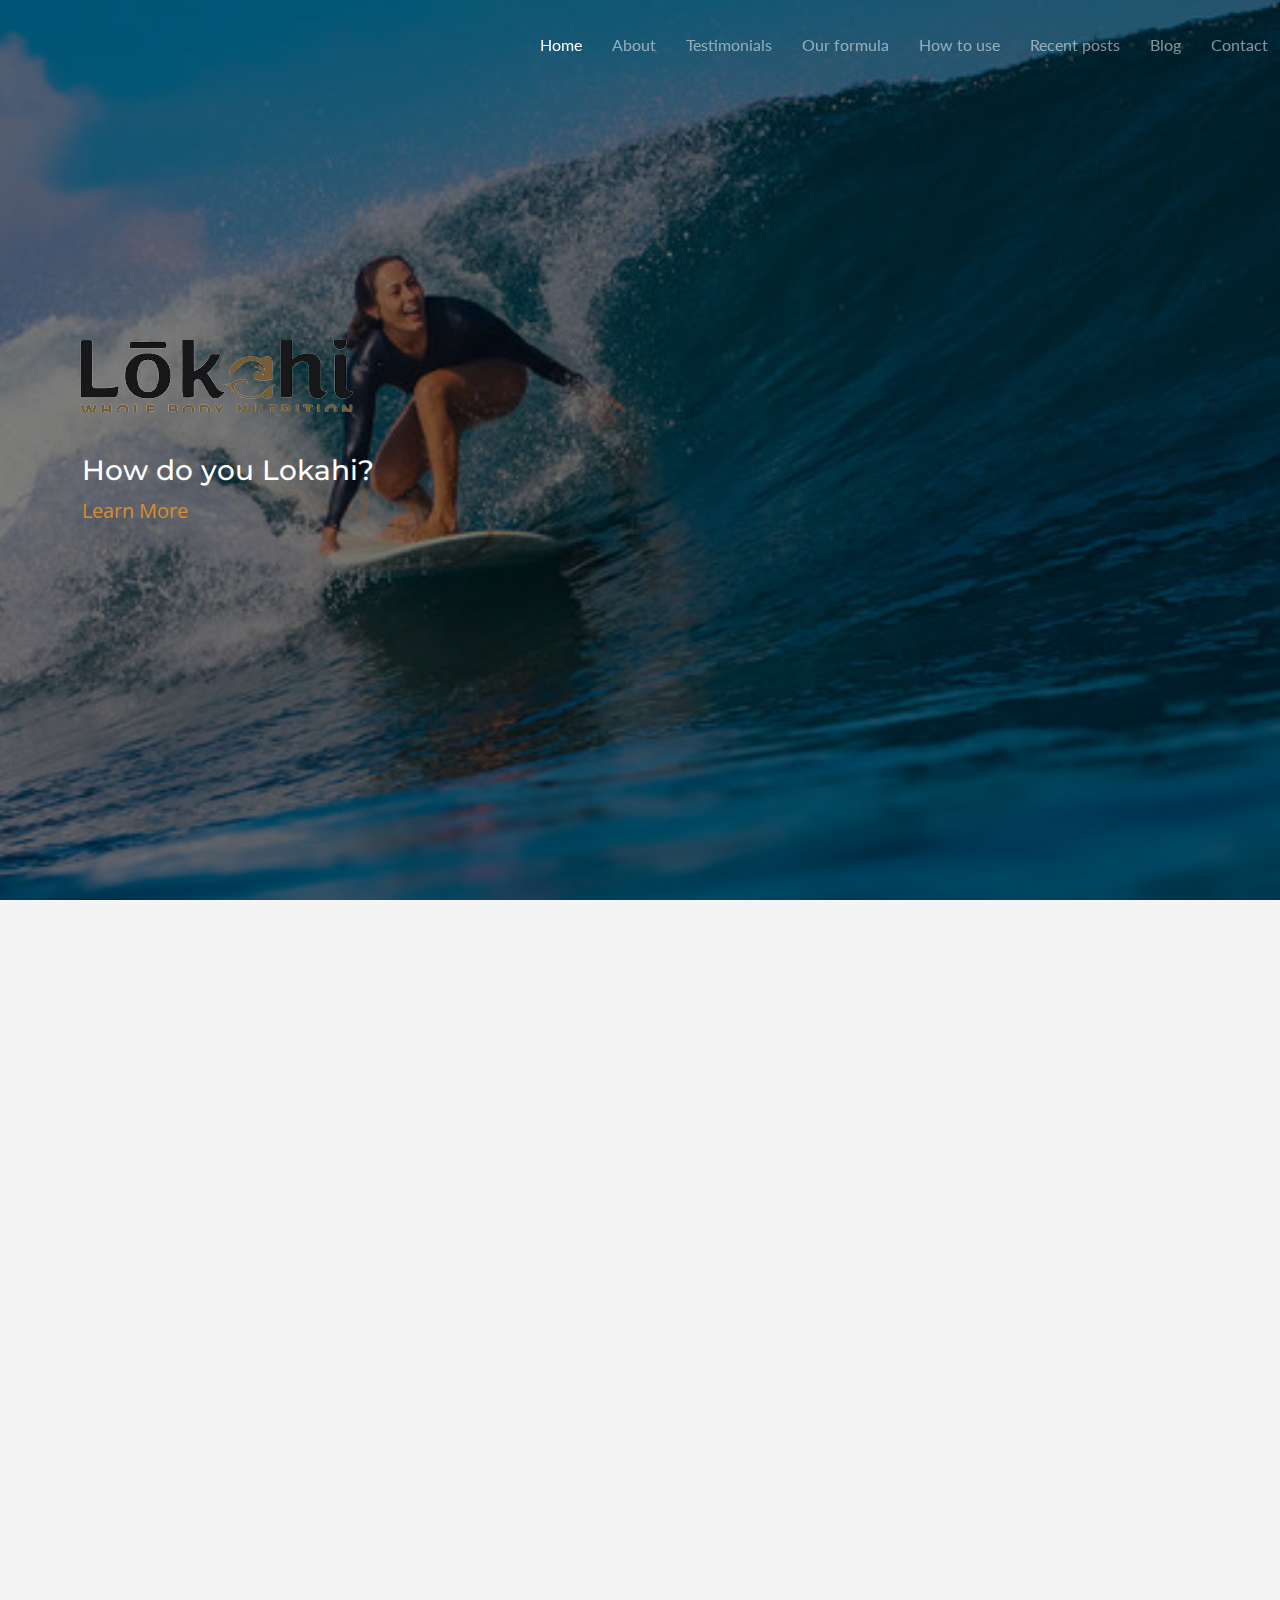
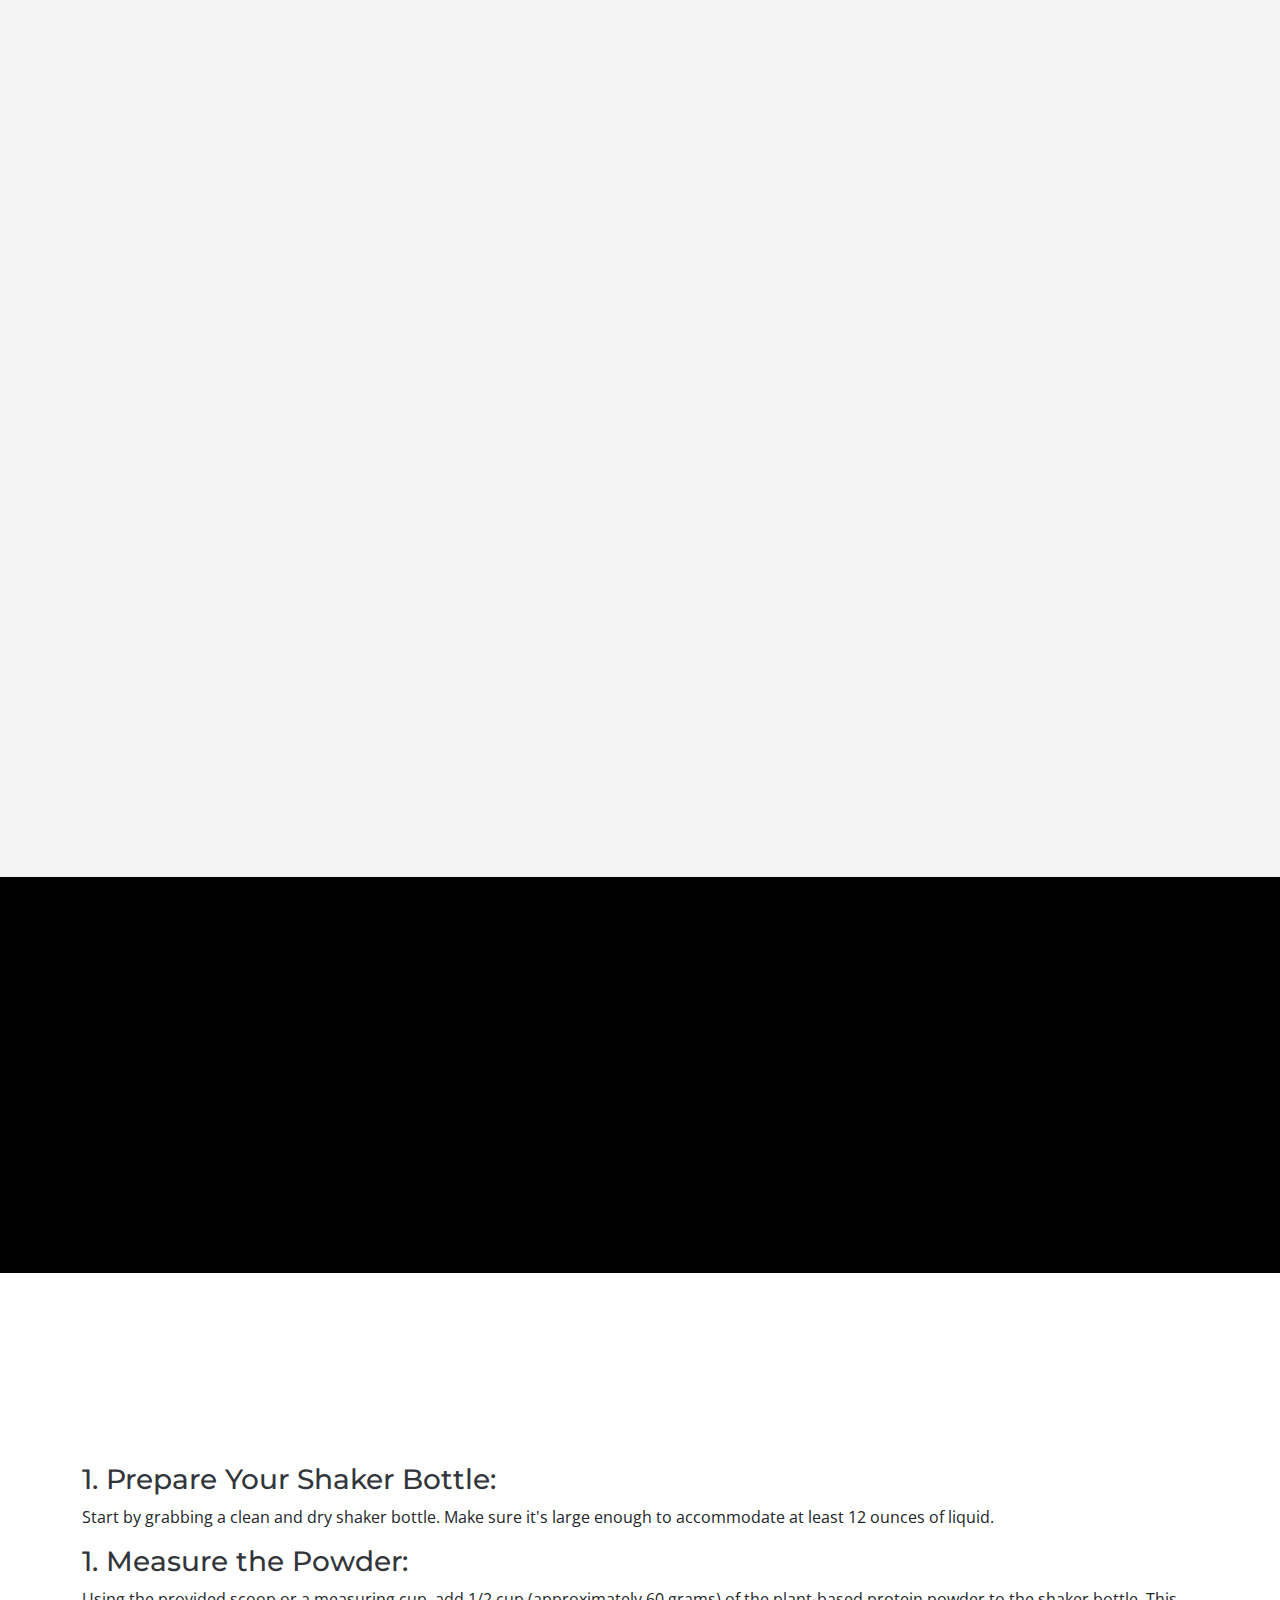
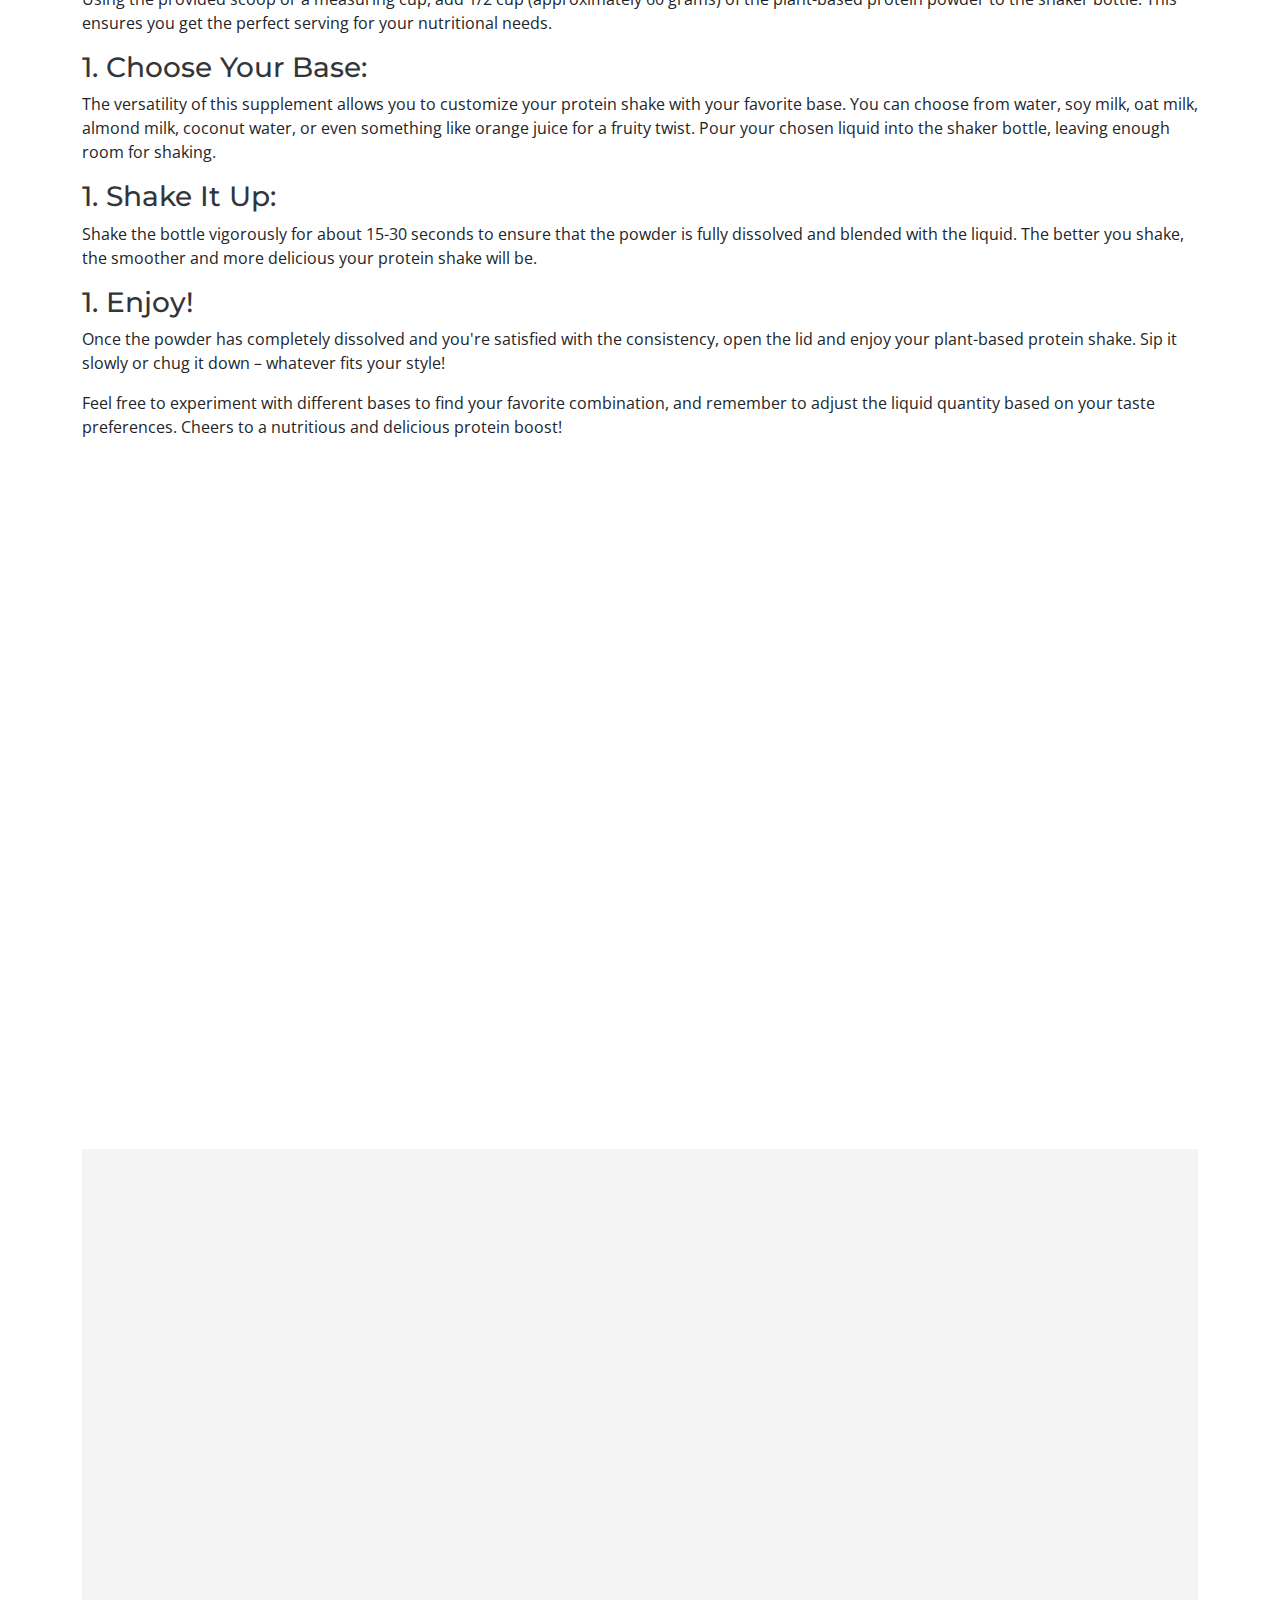
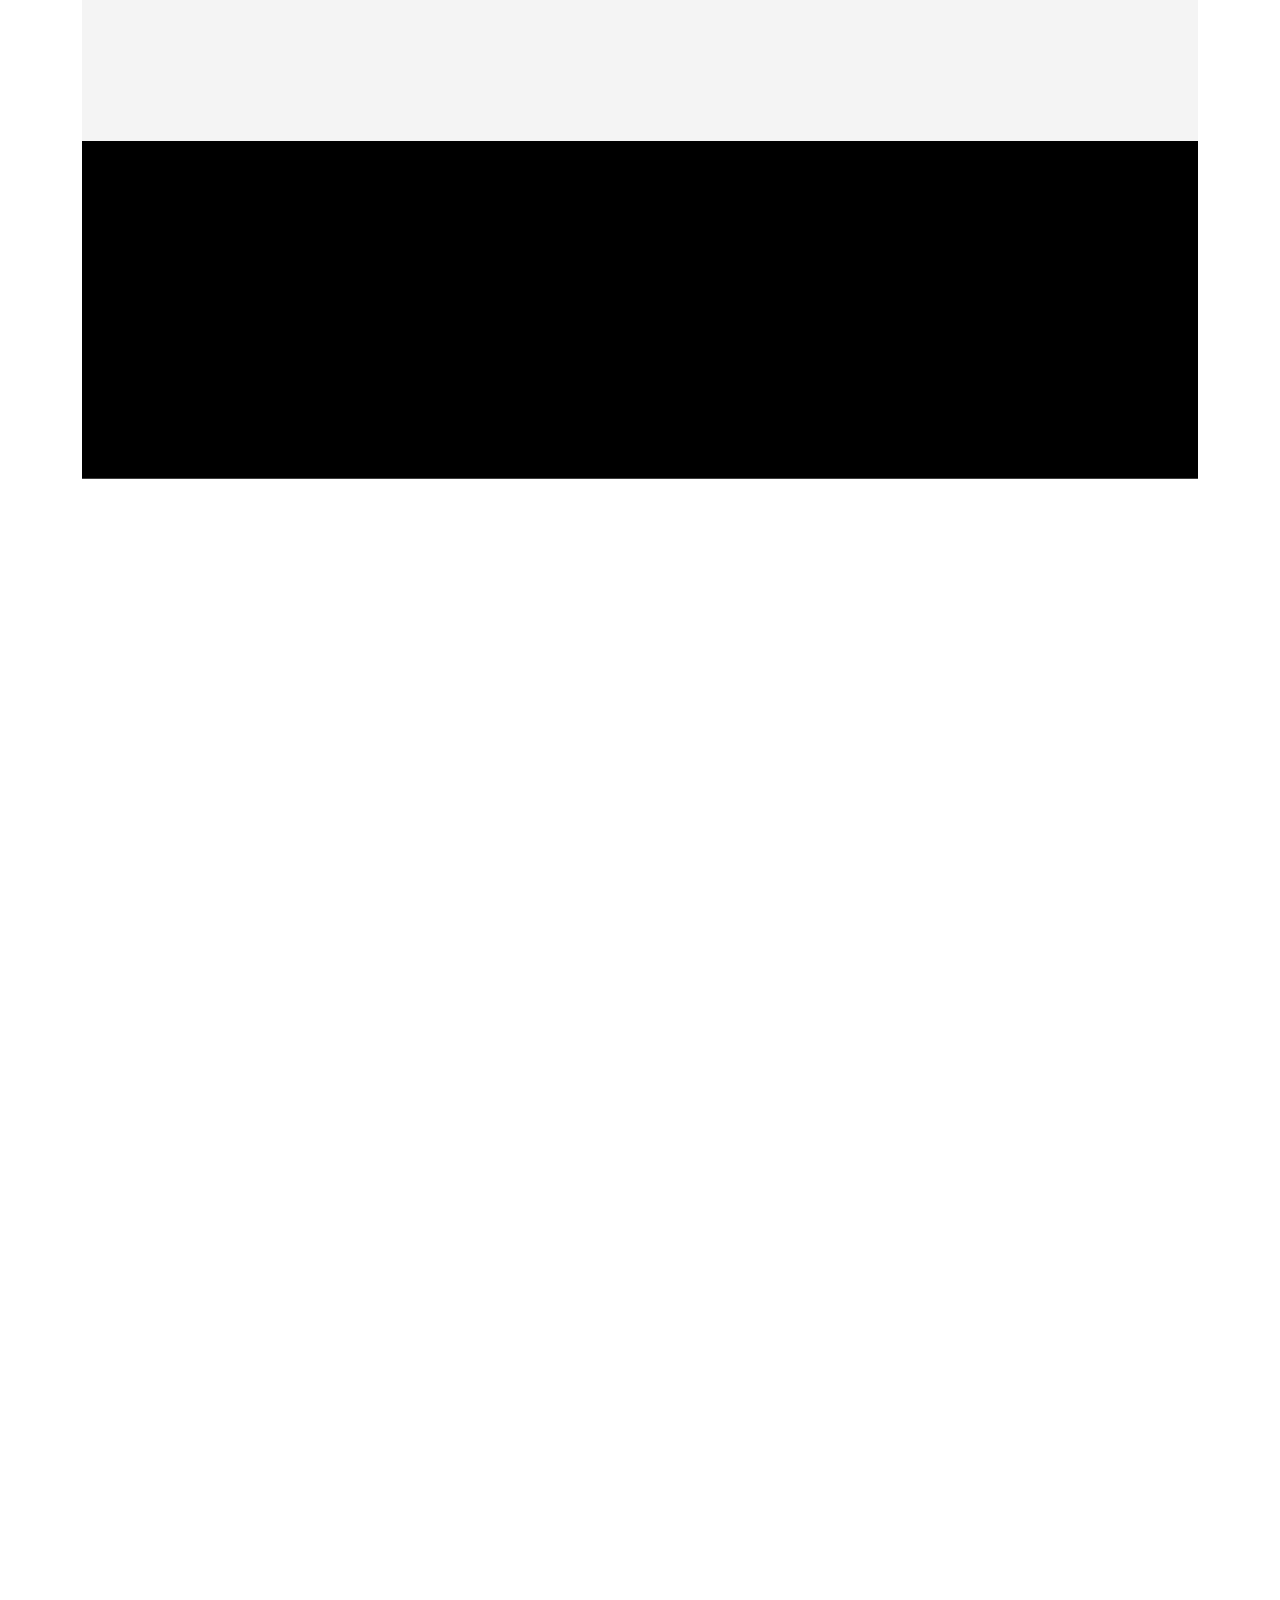
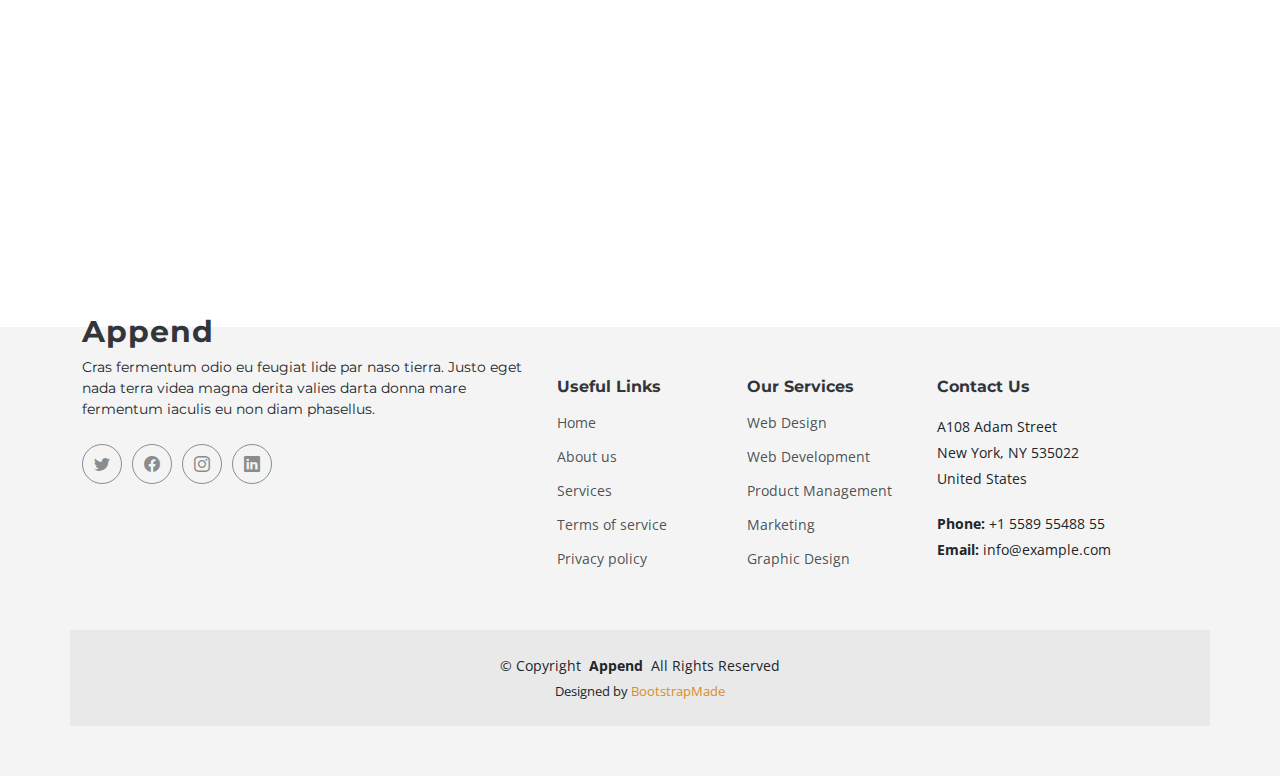
<file: index.html>
<!DOCTYPE html>
<html lang="en">

<head>
  <meta charset="utf-8">
  <meta content="width=device-width, initial-scale=1.0" name="viewport">

  <title>Home - Append Bootstrap Template</title>
  <meta content="" name="description">
  <meta content="" name="keywords">

  <!-- Favicons -->
  <link href="assets/img/favicon.png" rel="icon">
  <link href="assets/img/apple-touch-icon.png" rel="apple-touch-icon">

  <!-- Fonts -->
  <link href="https://fonts.googleapis.com" rel="preconnect">
  <link href="https://fonts.gstatic.com" rel="preconnect" crossorigin>
  <link href="https://fonts.googleapis.com/css2?family=Open+Sans:ital,wght@0,300;0,400;0,500;0,600;0,700;0,800;1,300;1,400;1,500;1,600;1,700;1,800&family=Montserrat:ital,wght@0,100;0,200;0,300;0,400;0,500;0,600;0,700;0,800;0,900;1,100;1,200;1,300;1,400;1,500;1,600;1,700;1,800;1,900&family=Lato:ital,wght@0,100;0,300;0,400;0,700;0,900;1,100;1,300;1,400;1,700;1,900&display=swap" rel="stylesheet">

  <!-- Vendor CSS Files -->
  <link href="assets/vendor/bootstrap/css/bootstrap.min.css" rel="stylesheet">
  <link href="assets/vendor/bootstrap-icons/bootstrap-icons.css" rel="stylesheet">
  <link href="assets/vendor/glightbox/css/glightbox.min.css" rel="stylesheet">
  <link href="assets/vendor/swiper/swiper-bundle.min.css" rel="stylesheet">
  <link href="assets/vendor/aos/aos.css" rel="stylesheet">

  <!-- Template Main CSS File -->
  <link href="assets/css/main.css" rel="stylesheet">

</head>

<body class="index-page" data-bs-spy="scroll" data-bs-target="#navmenu">

  <!-- ======= Header ======= -->
  <header id="header" class="header fixed-top d-flex align-items-center">
    <div class="container-fluid d-flex align-items-center justify-content-between">

      <a href="index.html" class="logo d-flex align-items-center me-auto me-xl-0">
        <!-- Uncomment the line below if you also wish to use an image logo -->
        <!-- <img src="assets/img/logo.png" alt=""> -->
        <!-- <h1>Append</h1> -->
        <!-- <span>.</span> -->
      </a>

      <!-- Nav Menu -->
      <nav id="navmenu" class="navmenu">
        <ul>
          <li><a href="index.html#hero" class="active">Home</a></li>
          <li><a href="index.html#about">About</a></li>
          <li><a href="index.html#testimonials">Testimonials</a></li>
          <li><a href="index.html#formula">Our formula</a></li>
          <li><a href="index.html#howtouse">How to use</a></li>
          <li><a href="index.html#recent-posts">Recent posts</a></li>
          <li><a href="blog.html">Blog</a></li>
          <!-- <li class="dropdown has-dropdown"><a href="#"><span>Dropdown</span> <i class="bi bi-chevron-down"></i></a>
            <ul class="dd-box-shadow">
              <li><a href="#">Dropdown 1</a></li>
              <li class="dropdown has-dropdown"><a href="#"><span>Deep Dropdown</span> <i class="bi bi-chevron-down"></i></a>
                <ul class="dd-box-shadow">
                  <li><a href="#">Deep Dropdown 1</a></li>
                  <li><a href="#">Deep Dropdown 2</a></li>
                  <li><a href="#">Deep Dropdown 3</a></li>
                  <li><a href="#">Deep Dropdown 4</a></li>
                  <li><a href="#">Deep Dropdown 5</a></li>
                </ul>
              </li>
              <li><a href="#">Dropdown 2</a></li>
              <li><a href="#">Dropdown 3</a></li>
              <li><a href="#">Dropdown 4</a></li>
            </ul>
          </li> -->
          <li><a href="index.html#contact">Contact</a></li>
        </ul>

        <i class="mobile-nav-toggle d-xl-none bi bi-list"></i>
      </nav><!-- End Nav Menu -->

      <!-- <a class="btn-getstarted" href="index.html#about">Get Started</a> -->

    </div>
  </header><!-- End Header -->

  <main id="main">

    <!-- Hero Section - Home Page -->
    <section id="hero" class="hero">

      <!-- THIS IS THE MAIN BACKGROUND IMAGE -->
      <img src="assets/img/Hero-girlsurfer.png" alt="" data-aos="fade-in">
      
      
      <div class="container">
        <div class="row">
          <div class="col-lg-10">
            <img src="assets/img/Lokahi Logo.svg" class="logo" alt="" > 
            <h3 style="color: white" data-aos="fade-up" data-aos-delay="100" > How do you Lokahi?</h3>
            <p data-aos="fade-up" data-aos-delay="200">   </p>
                 <p class="p4" data-aos="fade-up" data-aos-delay="1200"><a href="index.html#about">Learn More</a> </p>
          </div>
          <div class="col-lg-5">
            
        <!-- THIS IS THE FORM FOR THE MAIN AREA -->
            <!-- <form action="#" class="sign-up-form d-flex" data-aos="fade-up" data-aos-delay="1800">
              <input type="text" class="form-control" placeholder="Enter email address">
              <input type="submit" class="btn btn-primary" value="Join our Newsletter">
            </form> -->
          </div>
        </div>
      </div>

    </section><!-- End Hero Section -->

       <!-- Clients Section - Home Page -->
    <!-- <section id="clients" class="clients">

      <div class="container-fluid" data-aos="fade-up">

        <div class="row gy-4">

          <div class="col-xl-2 col-md-3 col-6 client-logo">
            <img src="assets/img/clients/client-1.png" class="img-fluid" alt="">
          </div>

          <div class="col-xl-2 col-md-3 col-6 client-logo">
            <img src="assets/img/clients/client-2.png" class="img-fluid" alt="">
          </div>

          <div class="col-xl-2 col-md-3 col-6 client-logo">
            <img src="assets/img/clients/client-3.png" class="img-fluid" alt="">
          </div>

          <div class="col-xl-2 col-md-3 col-6 client-logo">
            <img src="assets/img/clients/client-4.png" class="img-fluid" alt="">
          </div>

          <div class="col-xl-2 col-md-3 col-6 client-logo">
            <img src="assets/img/clients/client-5.png" class="img-fluid" alt="">
          </div>

          <div class="col-xl-2 col-md-3 col-6 client-logo">
            <img src="assets/img/clients/client-6.png" class="img-fluid" alt="">
          </div>

        </div>

      </div>

    </section> -->
    
    <!-- End Clients Section -->

    <!-- About Section - Home Page -->
    <section id="about" class="about">
      <div class="container" data-aos="fade-up" data-aos-delay="100">
        <div class="row align-items-xl-center gy-5">

          <div class="container section-title" data-aos="fade-up">
            <h2>The Product!</h2>
            <p>This Product will literally blow your mind.</p>
            <div class="">
              <img src="assets/img/poptart.jpg" class="" alt="">
            </div>
            <!-- This is a button for this seciton -->
                <!-- <a href="#" class="read-more"><span>Read More</span><i class="bi bi-arrow-right"></i></a> -->
 
          </div>

          <div class="col-lg-7">
            <div class="row gy-4 icon-boxes">

              <div class="col-md-6" data-aos="fade-up" data-aos-delay="200">
                <div class="icon-box">
                  <i class="bi bi-buildings"></i>
                  <h3>100% Plant-based blends</h3>
                  <p>Plant based is the shiz</p>
                </div>
              </div> <!-- End Icon Box -->

              <div class="col-md-6" data-aos="fade-up" data-aos-delay="300">
                <div class="icon-box">
                  <i class="bi bi-clipboard-pulse"></i>
                  <h3>Tiger Scrotum</h3>
                  <p>This gives you a ton of hair on your chest</p>
                </div>
              </div> <!-- End Icon Box -->

              <div class="col-md-6" data-aos="fade-up" data-aos-delay="400">
                <div class="icon-box">
                  <i class="bi bi-command"></i>
                  <h3>Cobra Blood</h3>
                  <p>Really good eyesight!</p>
                </div>
              </div> <!-- End Icon Box -->

              <div class="col-md-6" data-aos="fade-up" data-aos-delay="500">
                <div class="icon-box">
                  <i class="bi bi-graph-up-arrow"></i>
                  <h3>Cougar Poop</h3>
                  <p>Helps with bad breath</p>
                </div>
              </div> <!-- End Icon Box -->

            </div>
          </div>

        </div>
      </div>

    </section><!-- End About Section -->

      <!-- Testimonials Section - Home Page -->

      <section id="testimonials" class="testimonials">
        <div class="container">
          <div class="row align-items-center">
  
      <!--  Section Title -->
      <div class="container section-title" data-aos="fade-up">
        <h2>Testimonials</h2>
        <p>Check out what Customers are saying about this product</p>
      </div><!-- End Section Title -->
  
            <div class="col-lg-7" data-aos="fade-up" data-aos-delay="200">
  
              <div class="swiper">
                <script type="application/json" class="swiper-config">
                  {
                    "loop": true,
                    "speed": 600,
                    "autoplay": {
                      "delay": 5000
                    },
                    "slidesPerView": "auto",
                    "pagination": {
                      "el": ".swiper-pagination",
                      "type": "bullets",
                      "clickable": true
                    }
                  }
                </script>
                <div class="swiper-wrapper">
  
                  <div class="swiper-slide">
                    <div class="testimonial-item">
                      <div class="d-flex">
                        <img src="assets/img/testimonials/testimonials-1.jpg" class="testimonial-img flex-shrink-0" alt="">
                        <div>
                          <h3>Saul Goodman</h3>
                          <h4>Ceo & Founder</h4>
                          <div class="stars">
                            <i class="bi bi-star-fill"></i><i class="bi bi-star-fill"></i><i class="bi bi-star-fill"></i><i class="bi bi-star-fill"></i><i class="bi bi-star-fill"></i>
                          </div>
                        </div>
                      </div>
                      <p>
                        <i class="bi bi-quote quote-icon-left"></i>
                        <span>"I can't believe the incredible results I've seen with this plant-based protein supplement! Since I started using it, I've transformed into a superhuman with boundless energy. I now run marathons before breakfast and have even taken up professional-level tree climbing. This stuff is pure magic!"</span>
                        <i class="bi bi-quote quote-icon-right"></i>
                      </p>
                    </div>
                  </div><!-- End testimonial item -->
  
                  <div class="swiper-slide">
                    <div class="testimonial-item">
                      <div class="d-flex">
                        <img src="assets/img/testimonials/testimonials-2.jpg" class="testimonial-img flex-shrink-0" alt="">
                        <div>
                          <h3>Sara Wilsson</h3>
                          <h4>Designer</h4>
                          <div class="stars">
                            <i class="bi bi-star-fill"></i><i class="bi bi-star-fill"></i><i class="bi bi-star-fill"></i><i class="bi bi-star-fill"></i><i class="bi bi-star-fill"></i>
                          </div>
                        </div>
                      </div>
                      <p>
                        <i class="bi bi-quote quote-icon-left"></i>
                        <span>"As a former competitive weightlifter, I was skeptical about plant-based protein. But after trying this supplement, I've never felt stronger. I bench press elephants and deadlift school buses regularly. My muscles are so defined; I've started giving anatomy lessons on the side!"</span>
                        <i class="bi bi-quote quote-icon-right"></i>
                      </p>
                    </div>
                  </div><!-- End testimonial item -->
  
                  <div class="swiper-slide">
                    <div class="testimonial-item">
                      <div class="d-flex">
                        <img src="assets/img/testimonials/testimonials-3.jpg" class="testimonial-img flex-shrink-0" alt="">
                        <div>
                          <h3>Jena Karlis</h3>
                          <h4>Store Owner</h4>
                          <div class="stars">
                            <i class="bi bi-star-fill"></i><i class="bi bi-star-fill"></i><i class="bi bi-star-fill"></i><i class="bi bi-star-fill"></i><i class="bi bi-star-fill"></i>
                          </div>
                        </div>
                      </div>
                      <p>
                        <i class="bi bi-quote quote-icon-left"></i>
                        <span>"This plant-based protein has turned me into a yoga guru overnight. I can now twist and bend like a pretzel without breaking a sweat. My friends can't believe the flexibility and agility I've gained. I'm basically a human rubber band now – all thanks to this amazing supplement!"</span>
                        <i class="bi bi-quote quote-icon-right"></i>
                      </p>
                    </div>
                  </div><!-- End testimonial item -->
  
                  <div class="swiper-slide">
                    <div class="testimonial-item">
                      <div class="d-flex">
                        <img src="assets/img/testimonials/testimonials-4.jpg" class="testimonial-img flex-shrink-0" alt="">
                        <div>
                          <h3>Matt Brandon</h3>
                          <h4>Freelancer</h4>
                          <div class="stars">
                            <i class="bi bi-star-fill"></i><i class="bi bi-star-fill"></i><i class="bi bi-star-fill"></i><i class="bi bi-star-fill"></i><i class="bi bi-star-fill"></i>
                          </div>
                        </div>
                      </div>
                      <p>
                        <i class="bi bi-quote quote-icon-left"></i>
                        <span>"I used to be the slowest person on the track, but ever since I started taking this plant-based protein, I've become an Olympic-level sprinter. I can outrun cheetahs and leave Usain Bolt in the dust. This supplement has given me the speed of a superhero!"</span>
                        <i class="bi bi-quote quote-icon-right"></i>
                      </p>
                    </div>
                  </div><!-- End testimonial item -->
  
                  <div class="swiper-slide">
                    <div class="testimonial-item">
                      <div class="d-flex">
                        <img src="assets/img/testimonials/testimonials-5.jpg" class="testimonial-img flex-shrink-0" alt="">
                        <div>
                          <h3>John Larson</h3>
                          <h4>Entrepreneur</h4>
                          <div class="stars">
                            <i class="bi bi-star-fill"></i><i class="bi bi-star-fill"></i><i class="bi bi-star-fill"></i><i class="bi bi-star-fill"></i><i class="bi bi-star-fill"></i>
                          </div>
                        </div>
                      </div>
                      <p>
                        <i class="bi bi-quote quote-icon-left"></i>
                        <span>"My skin has transformed into a glowing, radiant masterpiece since I started using this plant-based protein supplement. People keep asking me for my skincare routine, but little do they know, it's all about what I put inside. Forget expensive creams – just sip on this protein shake, and watch the wrinkles disappear!"</span>
                        <i class="bi bi-quote quote-icon-right"></i>
                      </p>
                    </div>
                  </div><!-- End testimonial item -->
  
                </div>
                <div class="swiper-pagination"></div>
              </div>
  
            </div>
  
          </div>
  
        </div>
  
      </section><!-- End Testimonials Section -->

    <!-- Stats Section - Home Page -->
    <section id="formula" class="stats">

      <img src="assets/img/proteinshake.jpg" alt="" data-aos="fade-in">

      <div class="container position-relative" data-aos="fade-up" data-aos-delay="100">

        <div class="row gy-4">

          <div class="col-lg-3 col-md-6">
            <div class="stats-item text-center w-100 h-100">
              <span data-purecounter-start="0" data-purecounter-end="23" data-purecounter-duration="5" class="purecounter"></span>
              <p>Amino Acids</p>
            </div>
          </div><!-- End Stats Item -->

          <div class="col-lg-3 col-md-6">
            <div class="stats-item text-center w-100 h-100">
              <span data-purecounter-start="0" data-purecounter-end="8" data-purecounter-duration="5" class="purecounter"></span>
              <p>Essential Fats</p>
            </div>
          </div><!-- End Stats Item -->

          <div class="col-lg-3 col-md-6">
            <div class="stats-item text-center w-100 h-100">
              <span data-purecounter-start="0" data-purecounter-end="14" data-purecounter-duration="5" class="purecounter"></span>
              <p>Complex Carbs</p>
            </div>
          </div><!-- End Stats Item -->

          <div class="col-lg-3 col-md-6">
            <div class="stats-item text-center w-100 h-100">
              <span data-purecounter-start="0" data-purecounter-end="3" data-purecounter-duration="5" class="purecounter"></span>
              <p>Unique Protien blends</p>
            </div>
          </div><!-- End Stats Item -->

        </div>

      </div>

    </section><!-- End Stats Section -->

    <!-- Services Section - Home Page --> 
      <!-- <section id="services" class="services"> -->

      <!--  Section Title -->
            <!-- <div class="container section-title" data-aos="fade-up">
              <h2>Services</h2>
              <p>Necessitatibus eius consequatur ex aliquid fuga eum quidem sint consectetur velit</p> -->
      <!-- </div> -->
      <!-- End Section Title -->

      <!-- <div class="container">

        <div class="row gy-4">

              <div class="col-lg-6 " data-aos="fade-up" data-aos-delay="100">
                <div class="service-item d-flex">
                  <div class="icon flex-shrink-0"><i class="bi bi-briefcase"></i></div>
                  <div>
                    <h4 class="title"><a href="services-details.html" class="stretched-link">Lorem Ipsum</a></h4>
                    <p class="description">Voluptatum deleniti atque corrupti quos dolores et quas molestias excepturi sint occaecati cupiditate non provident</p>
                  </div>
                </div>
              </div> -->
          <!-- End Service Item -->

              <!-- <div class="col-lg-6 " data-aos="fade-up" data-aos-delay="200">
                <div class="service-item d-flex">
                  <div class="icon flex-shrink-0"><i class="bi bi-card-checklist"></i></div>
                  <div>
                    <h4 class="title"><a href="services-details.html" class="stretched-link">Dolor Sitema</a></h4>
                    <p class="description">Minim veniam, quis nostrud exercitation ullamco laboris nisi ut aliquip ex ea commodo consequat tarad limino ata</p>
                  </div>
                </div>
              </div> -->
          <!-- End Service Item -->

              <!-- <div class="col-lg-6 " data-aos="fade-up" data-aos-delay="300">
                <div class="service-item d-flex">
                  <div class="icon flex-shrink-0"><i class="bi bi-bar-chart"></i></div>
                  <div>
                    <h4 class="title"><a href="services-details.html" class="stretched-link">Sed ut perspiciatis</a></h4>
                    <p class="description">Duis aute irure dolor in reprehenderit in voluptate velit esse cillum dolore eu fugiat nulla pariatur</p>
                  </div>
                </div>
              </div> -->
          <!-- End Service Item -->

              <!-- <div class="col-lg-6 " data-aos="fade-up" data-aos-delay="400">
                <div class="service-item d-flex">
                  <div class="icon flex-shrink-0"><i class="bi bi-binoculars"></i></div>
                  <div>
                    <h4 class="title"><a href="services-details.html" class="stretched-link">Magni Dolores</a></h4>
                    <p class="description">Excepteur sint occaecat cupidatat non proident, sunt in culpa qui officia deserunt mollit anim id est laborum</p>
                  </div>
                </div>
              </div> -->
          <!-- End Service Item -->

              <!-- <div class="col-lg-6 " data-aos="fade-up" data-aos-delay="500">
                <div class="service-item d-flex">
                  <div class="icon flex-shrink-0"><i class="bi bi-brightness-high"></i></div>
                  <div>
                    <h4 class="title"><a href="services-details.html" class="stretched-link">Nemo Enim</a></h4>
                    <p class="description">At vero eos et accusamus et iusto odio dignissimos ducimus qui blanditiis praesentium voluptatum deleniti atque</p>
                  </div>
                </div>
              </div> -->
          <!-- End Service Item -->

              <!-- <div class="col-lg-6 " data-aos="fade-up" data-aos-delay="600">
                <div class="service-item d-flex">
                  <div class="icon flex-shrink-0"><i class="bi bi-calendar4-week"></i></div>
                  <div>
                    <h4 class="title"><a href="services-details.html" class="stretched-link">Eiusmod Tempor</a></h4>
                    <p class="description">Et harum quidem rerum facilis est et expedita distinctio. Nam libero tempore, cum soluta nobis est eligendi</p>
                  </div>
                </div>
              </div> -->
          <!-- End Service Item -->

        <!-- </div>

      </div>

    </section> -->
    
    <!-- End Services Section -->

    <!-- Features Section - Home Page -->
    <section id="howtouse" class="features">

      <!--  Section Title -->
      <div class="container section-title" data-aos="fade-up">
        <h2>How to Use</h2>
        <p>Here are the instructions for using your plant-based protein supplement:</p>
      </div><!-- End Section Title -->

      <div class="container">
           
            <div class="faq-item faq-active">
            <h3><span class="num">1.</span> <span>Prepare Your Shaker Bottle:</span></h3>
            <div class="faq-content">
              <p>Start by grabbing a clean and dry shaker bottle. Make sure it's large enough to accommodate at least 12 ounces of liquid.</p>
            </div>
           <!-- End of step -->
           <div class="faq-item faq-active">
            <h3><span class="num">1.</span> <span>Measure the Powder:</span></h3>
            <div class="faq-content">
              <p>Using the provided scoop or a measuring cup, add 1/2 cup (approximately 60 grams) of the plant-based protein powder to the shaker bottle. This ensures you get the perfect serving for your nutritional needs.</p>
            </div>
           <!-- End of step -->
           <div class="faq-item faq-active">
            <h3><span class="num">1.</span> <span>Choose Your Base:</span></h3>
            <div class="faq-content">
              <p>The versatility of this supplement allows you to customize your protein shake with your favorite base. You can choose from water, soy milk, oat milk, almond milk, coconut water, or even something like orange juice for a fruity twist. Pour your chosen liquid into the shaker bottle, leaving enough room for shaking.</p>
            </div>
           <!-- End of step -->
           <div class="faq-item faq-active">
            <h3><span class="num">1.</span> <span>Shake It Up:</span></h3>
            <div class="faq-content">
              <p>Shake the bottle vigorously for about 15-30 seconds to ensure that the powder is fully dissolved and blended with the liquid. The better you shake, the smoother and more delicious your protein shake will be.</p>
            </div>
           <!-- End of step -->
           <div class="faq-item faq-active">
            <h3><span class="num">1.</span> <span>Enjoy!</span></h3>
            <div class="faq-content">
              <p>Once the powder has completely dissolved and you're satisfied with the consistency, open the lid and enjoy your plant-based protein shake. Sip it slowly or chug it down – whatever fits your style!</p>
            </div>
                <p>Feel free to experiment with different bases to find your favorite combination, and remember to adjust the liquid quantity based on your taste preferences. Cheers to a nutritious and delicious protein boost!</p>
            </div>
           <!-- End of step -->

        <div class="row gy-4 align-items-center features-item">
          <div class="col-lg-5 order-2 order-lg-1" data-aos="fade-up" data-aos-delay="200">
                 <a href="#" class="btn btn-get-started">Tell us the way you like it</a>
          </div>

        </div>
        <!-- Features Item -->

        <!-- <div class="row gy-4 align-items-stretch justify-content-between features-item ">
          <div class="col-lg-6 d-flex align-items-center features-img-bg" data-aos="zoom-out">
            <img src="assets/img/features-light-3.jpg" class="img-fluid" alt="">
          </div>
          <div class="col-lg-5 d-flex justify-content-center flex-column" data-aos="fade-up">
            <h3>Sunt consequatur ad ut est nulla</h3>
            <p>Cupiditate placeat cupiditate placeat est ipsam culpa. Delectus quia minima quod. Sunt saepe odit aut quia voluptatem hic voluptas dolor doloremque.</p>
            <ul>
              <li><i class="bi bi-check"></i> <span>Ullamco laboris nisi ut aliquip ex ea commodo consequat.</span></li>
              <li><i class="bi bi-check"></i><span> Duis aute irure dolor in reprehenderit in voluptate velit.</span></li>
              <li><i class="bi bi-check"></i> <span>Facilis ut et voluptatem aperiam. Autem soluta ad fugiat</span>.</li>
            </ul>
            <a href="#" class="btn btn-get-started align-self-start">Get Started</a>
          </div>
        </div> -->
        <!-- Features Item -->

      <!-- </div>

    </section> -->
    <!-- End Features Section -->

    <!-- Portfolio Section - Home Page -->
    <!-- <section id="portfolio" class="portfolio"> -->

      <!--  Section Title -->
      <!-- <div class="container section-title" data-aos="fade-up">
        <h2>Portfolio</h2>
        <p>Necessitatibus eius consequatur ex aliquid fuga eum quidem sint consectetur velit</p>
      </div> -->
      <!-- End Section Title -->

      <!-- <div class="container">

        <div class="isotope-layout" data-default-filter="*" data-layout="masonry" data-sort="original-order">

          <ul class="portfolio-filters isotope-filters" data-aos="fade-up" data-aos-delay="100">
            <li data-filter="*" class="filter-active">All</li>
            <li data-filter=".filter-app">App</li>
            <li data-filter=".filter-product">Card</li>
            <li data-filter=".filter-branding">Web</li>
          </ul> -->
          
          <!-- End Portfolio Filters -->

              <!-- <div class="row gy-4 isotope-container" data-aos="fade-up" data-aos-delay="200">

                <div class="col-lg-4 col-md-6 portfolio-item isotope-item filter-app">
                  <img src="assets/img/masonry-portfolio/masonry-portfolio-1.jpg" class="img-fluid" alt="">
                  <div class="portfolio-info">
                    <h4>App 1</h4>
                    <p>Lorem ipsum, dolor sit</p>
                    <a href="assets/img/masonry-portfolio/masonry-portfolio-1.jpg" title="App 1" data-gallery="portfolio-gallery-app" class="glightbox preview-link"><i class="bi bi-zoom-in"></i></a>
                    <a href="portfolio-details.html" title="More Details" class="details-link"><i class="bi bi-link-45deg"></i></a>
                  </div>
                </div> -->
            <!-- End Portfolio Item -->

                <!-- <div class="col-lg-4 col-md-6 portfolio-item isotope-item filter-product">
                  <img src="assets/img/masonry-portfolio/masonry-portfolio-2.jpg" class="img-fluid" alt="">
                  <div class="portfolio-info">
                    <h4>Product 1</h4>
                    <p>Lorem ipsum, dolor sit</p>
                    <a href="assets/img/masonry-portfolio/masonry-portfolio-2.jpg" title="Product 1" data-gallery="portfolio-gallery-product" class="glightbox preview-link"><i class="bi bi-zoom-in"></i></a>
                    <a href="portfolio-details.html" title="More Details" class="details-link"><i class="bi bi-link-45deg"></i></a>
                  </div>
                </div> -->
            <!-- End Portfolio Item -->

                <!-- <div class="col-lg-4 col-md-6 portfolio-item isotope-item filter-branding">
                  <img src="assets/img/masonry-portfolio/masonry-portfolio-3.jpg" class="img-fluid" alt="">
                  <div class="portfolio-info">
                    <h4>Branding 1</h4>
                    <p>Lorem ipsum, dolor sit</p>
                    <a href="assets/img/masonry-portfolio/masonry-portfolio-3.jpg" title="Branding 1" data-gallery="portfolio-gallery-branding" class="glightbox preview-link"><i class="bi bi-zoom-in"></i></a>
                    <a href="portfolio-details.html" title="More Details" class="details-link"><i class="bi bi-link-45deg"></i></a>
                  </div>
                </div> -->
            <!-- End Portfolio Item -->

                <!-- <div class="col-lg-4 col-md-6 portfolio-item isotope-item filter-app">
                  <img src="assets/img/masonry-portfolio/masonry-portfolio-4.jpg" class="img-fluid" alt="">
                  <div class="portfolio-info">
                    <h4>App 2</h4>
                    <p>Lorem ipsum, dolor sit</p>
                    <a href="assets/img/masonry-portfolio/masonry-portfolio-4.jpg" title="App 2" data-gallery="portfolio-gallery-app" class="glightbox preview-link"><i class="bi bi-zoom-in"></i></a>
                    <a href="portfolio-details.html" title="More Details" class="details-link"><i class="bi bi-link-45deg"></i></a>
                  </div>
                </div> -->
            <!-- End Portfolio Item -->

                <!-- <div class="col-lg-4 col-md-6 portfolio-item isotope-item filter-product">
                  <img src="assets/img/masonry-portfolio/masonry-portfolio-5.jpg" class="img-fluid" alt="">
                  <div class="portfolio-info">
                    <h4>Product 2</h4>
                    <p>Lorem ipsum, dolor sit</p>
                    <a href="assets/img/masonry-portfolio/masonry-portfolio-5.jpg" title="Product 2" data-gallery="portfolio-gallery-product" class="glightbox preview-link"><i class="bi bi-zoom-in"></i></a>
                    <a href="portfolio-details.html" title="More Details" class="details-link"><i class="bi bi-link-45deg"></i></a>
                  </div>
                </div> -->
            <!-- End Portfolio Item -->

                <!-- <div class="col-lg-4 col-md-6 portfolio-item isotope-item filter-branding">
                  <img src="assets/img/masonry-portfolio/masonry-portfolio-6.jpg" class="img-fluid" alt="">
                  <div class="portfolio-info">
                    <h4>Branding 2</h4>
                    <p>Lorem ipsum, dolor sit</p>
                    <a href="assets/img/masonry-portfolio/masonry-portfolio-6.jpg" title="Branding 2" data-gallery="portfolio-gallery-branding" class="glightbox preview-link"><i class="bi bi-zoom-in"></i></a>
                    <a href="portfolio-details.html" title="More Details" class="details-link"><i class="bi bi-link-45deg"></i></a>
                  </div>
                </div> -->
            <!-- End Portfolio Item -->

                <!-- <div class="col-lg-4 col-md-6 portfolio-item isotope-item filter-app">
                  <img src="assets/img/masonry-portfolio/masonry-portfolio-7.jpg" class="img-fluid" alt="">
                  <div class="portfolio-info">
                    <h4>App 3</h4>
                    <p>Lorem ipsum, dolor sit</p>
                    <a href="assets/img/masonry-portfolio/masonry-portfolio-7.jpg" title="App 3" data-gallery="portfolio-gallery-app" class="glightbox preview-link"><i class="bi bi-zoom-in"></i></a>
                    <a href="portfolio-details.html" title="More Details" class="details-link"><i class="bi bi-link-45deg"></i></a>
                  </div>
                </div> -->
            <!-- End Portfolio Item -->

                <!-- <div class="col-lg-4 col-md-6 portfolio-item isotope-item filter-product">
                  <img src="assets/img/masonry-portfolio/masonry-portfolio-8.jpg" class="img-fluid" alt="">
                  <div class="portfolio-info">
                    <h4>Product 3</h4>
                    <p>Lorem ipsum, dolor sit</p>
                    <a href="assets/img/masonry-portfolio/masonry-portfolio-8.jpg" title="Product 3" data-gallery="portfolio-gallery-product" class="glightbox preview-link"><i class="bi bi-zoom-in"></i></a>
                    <a href="portfolio-details.html" title="More Details" class="details-link"><i class="bi bi-link-45deg"></i></a>
                  </div>
                </div> -->
            <!-- End Portfolio Item -->

                <!-- <div class="col-lg-4 col-md-6 portfolio-item isotope-item filter-branding">
                  <img src="assets/img/masonry-portfolio/masonry-portfolio-9.jpg" class="img-fluid" alt="">
                  <div class="portfolio-info">
                    <h4>Branding 3</h4>
                    <p>Lorem ipsum, dolor sit</p>
                    <a href="assets/img/masonry-portfolio/masonry-portfolio-9.jpg" title="Branding 2" data-gallery="portfolio-gallery-branding" class="glightbox preview-link"><i class="bi bi-zoom-in"></i></a>
                    <a href="portfolio-details.html" title="More Details" class="details-link"><i class="bi bi-link-45deg"></i></a>
                  </div>
                </div> -->
            <!-- End Portfolio Item -->

          <!-- </div> -->
          <!-- End Portfolio Container -->

        <!-- </div>

      </div>

    </section> -->
    
    <!-- End Portfolio Section -->

    <!-- Pricing Section - Home Page -->
    <!-- <section id="pricing" class="pricing"> -->

      <!--  Section Title -->
      <!-- <div class="container section-title" data-aos="fade-up">
        <h2>Pricing</h2>
        <p>Necessitatibus eius consequatur ex aliquid fuga eum quidem sint consectetur velit</p>
      </div> -->
      
      <!-- End Section Title -->

      <!-- <div class="container" data-aos="zoom-in" data-aos-delay="100">

        <div class="row g-4">

          <div class="col-lg-4">
            <div class="pricing-item">
              <h3>Free Plan</h3>
              <div class="icon">
                <i class="bi bi-box"></i>
              </div>
              <h4><sup>$</sup>0<span> / month</span></h4>
              <ul>
                <li><i class="bi bi-check"></i> <span>Quam adipiscing vitae proin</span></li>
                <li><i class="bi bi-check"></i> <span>Nec feugiat nisl pretium</span></li>
                <li><i class="bi bi-check"></i> <span>Nulla at volutpat diam uteera</span></li>
                <li class="na"><i class="bi bi-x"></i> <span>Pharetra massa massa ultricies</span></li>
                <li class="na"><i class="bi bi-x"></i> <span>Massa ultricies mi quis hendrerit</span></li>
              </ul>
              <div class="text-center"><a href="#" class="buy-btn">Buy Now</a></div>
            </div>
          </div> -->
          <!-- End Pricing Item -->

              <!-- <div class="col-lg-4">
                <div class="pricing-item featured">
                  <h3>Business Plan</h3>
                  <div class="icon">
                    <i class="bi bi-rocket"></i>
                  </div>

                  <h4><sup>$</sup>29<span> / month</span></h4>
                  <ul>
                    <li><i class="bi bi-check"></i> <span>Quam adipiscing vitae proin</span></li>
                    <li><i class="bi bi-check"></i> <span>Nec feugiat nisl pretium</span></li>
                    <li><i class="bi bi-check"></i> <span>Nulla at volutpat diam uteera</span></li>
                    <li><i class="bi bi-check"></i> <span>Pharetra massa massa ultricies</span></li>
                    <li><i class="bi bi-check"></i> <span>Massa ultricies mi quis hendrerit</span></li>
                  </ul>
                  <div class="text-center"><a href="#" class="buy-btn">Buy Now</a></div>
                </div>
              </div> -->
          <!-- End Pricing Item -->

              <!-- <div class="col-lg-4">
                <div class="pricing-item">
                  <h3>Developer Plan</h3>
                  <div class="icon">
                    <i class="bi bi-send"></i>
                  </div>
                  <h4><sup>$</sup>49<span> / month</span></h4>
                  <ul>
                    <li><i class="bi bi-check"></i> <span>Quam adipiscing vitae proin</span></li>
                    <li><i class="bi bi-check"></i> <span>Nec feugiat nisl pretium</span></li>
                    <li><i class="bi bi-check"></i> <span>Nulla at volutpat diam uteera</span></li>
                    <li><i class="bi bi-check"></i> <span>Pharetra massa massa ultricies</span></li>
                    <li><i class="bi bi-check"></i> <span>Massa ultricies mi quis hendrerit</span></li>
                  </ul>
                  <div class="text-center"><a href="#" class="buy-btn">Buy Now</a></div>
                </div>
              </div> -->
          <!-- End Pricing Item -->

        <!-- </div>

      </div>

    </section> -->
    <!-- End Pricing Section -->

    <!-- Faq Section - Home Page -->
    <section id="faq" class="faq">

      <div class="container">

        <div class="row gy-4">

          <div class="col-lg-4" data-aos="fade-up" data-aos-delay="100">
            <div class="content px-xl-5">
              <h3><span>Frequently Asked </span><strong>Questions</strong></h3>
              <p>
                Lorem ipsum dolor sit amet, consectetur adipiscing elit, sed do eiusmod tempor incididunt ut labore et dolore magna aliqua. Duis aute irure dolor in reprehenderit
              </p>
            </div>
          </div>

          <div class="col-lg-8" data-aos="fade-up" data-aos-delay="200">

            <div class="faq-container">
              <div class="faq-item faq-active">
                <h3><span class="num">1.</span> <span>Non consectetur a erat nam at lectus urna duis?</span></h3>
                <div class="faq-content">
                  <p>Feugiat pretium nibh ipsum consequat. Tempus iaculis urna id volutpat lacus laoreet non curabitur gravida. Venenatis lectus magna fringilla urna porttitor rhoncus dolor purus non.</p>
                </div>
                <i class="faq-toggle bi bi-chevron-right"></i>
              </div><!-- End Faq item-->

              <div class="faq-item">
                <h3><span class="num">2.</span> <span>Feugiat scelerisque varius morbi enim nunc faucibus a pellentesque?</span></h3>
                <div class="faq-content">
                  <p>Dolor sit amet consectetur adipiscing elit pellentesque habitant morbi. Id interdum velit laoreet id donec ultrices. Fringilla phasellus faucibus scelerisque eleifend donec pretium. Est pellentesque elit ullamcorper dignissim. Mauris ultrices eros in cursus turpis massa tincidunt dui.</p>
                </div>
                <i class="faq-toggle bi bi-chevron-right"></i>
              </div><!-- End Faq item-->

              <div class="faq-item">
                <h3><span class="num">3.</span> <span>Dolor sit amet consectetur adipiscing elit pellentesque?</span></h3>
                <div class="faq-content">
                  <p>Eleifend mi in nulla posuere sollicitudin aliquam ultrices sagittis orci. Faucibus pulvinar elementum integer enim. Sem nulla pharetra diam sit amet nisl suscipit. Rutrum tellus pellentesque eu tincidunt. Lectus urna duis convallis convallis tellus. Urna molestie at elementum eu facilisis sed odio morbi quis</p>
                </div>
                <i class="faq-toggle bi bi-chevron-right"></i>
              </div><!-- End Faq item-->

              <div class="faq-item">
                <h3><span class="num">4.</span> <span>Ac odio tempor orci dapibus. Aliquam eleifend mi in nulla?</span></h3>
                <div class="faq-content">
                  <p>Dolor sit amet consectetur adipiscing elit pellentesque habitant morbi. Id interdum velit laoreet id donec ultrices. Fringilla phasellus faucibus scelerisque eleifend donec pretium. Est pellentesque elit ullamcorper dignissim. Mauris ultrices eros in cursus turpis massa tincidunt dui.</p>
                </div>
                <i class="faq-toggle bi bi-chevron-right"></i>
              </div><!-- End Faq item-->

              <div class="faq-item">
                <h3><span class="num">5.</span> <span>Tempus quam pellentesque nec nam aliquam sem et tortor consequat?</span></h3>
                <div class="faq-content">
                  <p>Molestie a iaculis at erat pellentesque adipiscing commodo. Dignissim suspendisse in est ante in. Nunc vel risus commodo viverra maecenas accumsan. Sit amet nisl suscipit adipiscing bibendum est. Purus gravida quis blandit turpis cursus in</p>
                </div>
                <i class="faq-toggle bi bi-chevron-right"></i>
              </div><!-- End Faq item-->

            </div>

          </div>
        </div>

      </div>

    </section><!-- End Faq Section -->

    <!-- Team Section - Home Page -->
    <section id="team" class="team">

      <!--  Section Title -->
      <div class="container section-title" data-aos="fade-up">
        <h2>Team</h2>
        <p>Necessitatibus eius consequatur ex aliquid fuga eum quidem sint consectetur velit</p>
      </div><!-- End Section Title -->

      <div class="container">

        <div class="row gy-5">

          <div class="col-lg-4 col-md-6 member" data-aos="fade-up" data-aos-delay="100">
            <div class="member-img">
              <img src="assets/img/team/team-1.jpg" class="img-fluid" alt="">
              <div class="social">
                <a href="#"><i class="bi bi-twitter"></i></a>
                <a href="#"><i class="bi bi-facebook"></i></a>
                <a href="#"><i class="bi bi-instagram"></i></a>
                <a href="#"><i class="bi bi-linkedin"></i></a>
              </div>
            </div>
            <div class="member-info text-center">
              <h4>Walter White</h4>
              <span>Chief Executive Officer</span>
              <p>Aliquam iure quaerat voluptatem praesentium possimus unde laudantium vel dolorum distinctio dire flow</p>
            </div>
          </div><!-- End Team Member -->

          <div class="col-lg-4 col-md-6 member" data-aos="fade-up" data-aos-delay="200">
            <div class="member-img">
              <img src="assets/img/team/team-2.jpg" class="img-fluid" alt="">
              <div class="social">
                <a href="#"><i class="bi bi-twitter"></i></a>
                <a href="#"><i class="bi bi-facebook"></i></a>
                <a href="#"><i class="bi bi-instagram"></i></a>
                <a href="#"><i class="bi bi-linkedin"></i></a>
              </div>
            </div>
            <div class="member-info text-center">
              <h4>Sarah Jhonson</h4>
              <span>Product Manager</span>
              <p>Labore ipsam sit consequatur exercitationem rerum laboriosam laudantium aut quod dolores exercitationem ut</p>
            </div>
          </div><!-- End Team Member -->

      </div>

      </div>

    </section><!-- End Team Section -->

    <!-- Call-to-action Section - Home Page -->
    <section id="call-to-action" class="call-to-action">

      <img src="assets/img/cta-bg.jpg" alt="">

      <div class="container">
        <div class="row justify-content-center" data-aos="zoom-in" data-aos-delay="100">
          <div class="col-xl-10">
            <div class="text-center">
              <h3>Call To Action</h3>
              <p>Duis aute irure dolor in reprehenderit in voluptate velit esse cillum dolore eu fugiat nulla pariatur. Excepteur sint occaecat cupidatat non proident, sunt in culpa qui officia deserunt mollit anim id est laborum.</p>
              <a class="cta-btn" href="#">Call To Action</a>
            </div>
          </div>
        </div>
      </div>

    </section><!-- End Call-to-action Section -->

   

    <!-- Recent-posts Section - Home Page -->
    <section id="recent-posts" class="recent-posts">

      <!--  Section Title -->
      <div class="container section-title" data-aos="fade-up">
        <h2>Recent Posts</h2>
        <p>Necessitatibus eius consequatur ex aliquid fuga eum quidem sint consectetur velit</p>
      </div><!-- End Section Title -->

      <div class="container">

        <div class="row gy-4">

          <div class="col-xl-4 col-md-6" data-aos="fade-up" data-aos-delay="100">
            <article>

              <div class="post-img">
                <img src="assets/img/blog/blog-1.jpg" alt="" class="img-fluid">
              </div>

              <p class="post-category">Politics</p>

              <h2 class="title">
                <a href="blog-details.html">Dolorum optio tempore voluptas dignissimos</a>
              </h2>

              <div class="d-flex align-items-center">
                <img src="assets/img/blog/blog-author.jpg" alt="" class="img-fluid post-author-img flex-shrink-0">
                <div class="post-meta">
                  <p class="post-author">Maria Doe</p>
                  <p class="post-date">
                    <time datetime="2022-01-01">Jan 1, 2022</time>
                  </p>
                </div>
              </div>

            </article>
          </div><!-- End post list item -->

          <div class="col-xl-4 col-md-6" data-aos="fade-up" data-aos-delay="200">
            <article>

              <div class="post-img">
                <img src="assets/img/blog/blog-2.jpg" alt="" class="img-fluid">
              </div>

              <p class="post-category">Sports</p>

              <h2 class="title">
                <a href="blog-details.html">Nisi magni odit consequatur autem nulla dolorem</a>
              </h2>

              <div class="d-flex align-items-center">
                <img src="assets/img/blog/blog-author-2.jpg" alt="" class="img-fluid post-author-img flex-shrink-0">
                <div class="post-meta">
                  <p class="post-author">Allisa Mayer</p>
                  <p class="post-date">
                    <time datetime="2022-01-01">Jun 5, 2022</time>
                  </p>
                </div>
              </div>

            </article>
          </div><!-- End post list item -->

          <div class="col-xl-4 col-md-6" data-aos="fade-up" data-aos-delay="300">
            <article>

              <div class="post-img">
                <img src="assets/img/blog/blog-3.jpg" alt="" class="img-fluid">
              </div>

              <p class="post-category">Entertainment</p>

              <h2 class="title">
                <a href="blog-details.html">Possimus soluta ut id suscipit ea ut in quo quia et soluta</a>
              </h2>

              <div class="d-flex align-items-center">
                <img src="assets/img/blog/blog-author-3.jpg" alt="" class="img-fluid post-author-img flex-shrink-0">
                <div class="post-meta">
                  <p class="post-author">Mark Dower</p>
                  <p class="post-date">
                    <time datetime="2022-01-01">Jun 22, 2022</time>
                  </p>
                </div>
              </div>

            </article>
          </div><!-- End post list item -->

        </div><!-- End recent posts list -->

      </div>

    </section><!-- End Recent-posts Section -->

    <!-- Contact Section - Home Page -->
    <section id="contact" class="contact">

      <!--  Section Title -->
      <div class="container section-title" data-aos="fade-up">
        <h2>Contact</h2>
        <p>Necessitatibus eius consequatur ex aliquid fuga eum quidem sint consectetur velit</p>
      </div><!-- End Section Title -->

      <div class="container" data-aos="fade-up" data-aos-delay="100">

        <div class="row gy-4">

          <div class="col-lg-6">

            <div class="row gy-4">
              <div class="col-md-6">
                <div class="info-item" data-aos="fade" data-aos-delay="200">
                  <i class="bi bi-geo-alt"></i>
                  <h3>Address</h3>
                  <p>A108 Adam Street</p>
                  <p>New York, NY 535022</p>
                </div>
              </div><!-- End Info Item -->

              <div class="col-md-6">
                <div class="info-item" data-aos="fade" data-aos-delay="300">
                  <i class="bi bi-telephone"></i>
                  <h3>Call Us</h3>
                  <p>+1 5589 55488 55</p>
                  <p>+1 6678 254445 41</p>
                </div>
              </div><!-- End Info Item -->

              <div class="col-md-6">
                <div class="info-item" data-aos="fade" data-aos-delay="400">
                  <i class="bi bi-envelope"></i>
                  <h3>Email Us</h3>
                  <p>info@example.com</p>
                  <p>contact@example.com</p>
                </div>
              </div><!-- End Info Item -->

              <div class="col-md-6">
                <div class="info-item" data-aos="fade" data-aos-delay="500">
                  <i class="bi bi-clock"></i>
                  <h3>Open Hours</h3>
                  <p>Monday - Friday</p>
                  <p>9:00AM - 05:00PM</p>
                </div>
              </div><!-- End Info Item -->

            </div>

          </div>

          <div class="col-lg-6">
            <form action="forms/contact.php" method="post" class="php-email-form" data-aos="fade-up" data-aos-delay="200">
              <div class="row gy-4">

                <div class="col-md-6">
                  <input type="text" name="name" class="form-control" placeholder="Your Name" required>
                </div>

                <div class="col-md-6 ">
                  <input type="email" class="form-control" name="email" placeholder="Your Email" required>
                </div>

                <div class="col-md-12">
                  <input type="text" class="form-control" name="subject" placeholder="Subject" required>
                </div>

                <div class="col-md-12">
                  <textarea class="form-control" name="message" rows="6" placeholder="Message" required></textarea>
                </div>

                <div class="col-md-12 text-center">
                  <div class="loading">Loading</div>
                  <div class="error-message"></div>
                  <div class="sent-message">Your message has been sent. Thank you!</div>

                  <button type="submit">Send Message</button>
                </div>

              </div>
            </form>
          </div><!-- End Contact Form -->

        </div>

      </div>

    </section><!-- End Contact Section -->

  </main>

  <!-- ======= Footer ======= -->
  <footer id="footer" class="footer">

    <div class="container footer-top">
      <div class="row gy-4">
        <div class="col-lg-5 col-md-12 footer-about">
          <a href="index.html" class="logo d-flex align-items-center">
            <span>Append</span>
          </a>
          <p>Cras fermentum odio eu feugiat lide par naso tierra. Justo eget nada terra videa magna derita valies darta donna mare fermentum iaculis eu non diam phasellus.</p>
          <div class="social-links d-flex mt-4">
            <a href=""><i class="bi bi-twitter"></i></a>
            <a href=""><i class="bi bi-facebook"></i></a>
            <a href=""><i class="bi bi-instagram"></i></a>
            <a href=""><i class="bi bi-linkedin"></i></a>
          </div>
        </div>

        <div class="col-lg-2 col-6 footer-links">
          <h4>Useful Links</h4>
          <ul>
            <li><a href="#">Home</a></li>
            <li><a href="#">About us</a></li>
            <li><a href="#">Services</a></li>
            <li><a href="#">Terms of service</a></li>
            <li><a href="#">Privacy policy</a></li>
          </ul>
        </div>

        <div class="col-lg-2 col-6 footer-links">
          <h4>Our Services</h4>
          <ul>
            <li><a href="#">Web Design</a></li>
            <li><a href="#">Web Development</a></li>
            <li><a href="#">Product Management</a></li>
            <li><a href="#">Marketing</a></li>
            <li><a href="#">Graphic Design</a></li>
          </ul>
        </div>

        <div class="col-lg-3 col-md-12 footer-contact text-center text-md-start">
          <h4>Contact Us</h4>
          <p>A108 Adam Street</p>
          <p>New York, NY 535022</p>
          <p>United States</p>
          <p class="mt-4"><strong>Phone:</strong> <span>+1 5589 55488 55</span></p>
          <p><strong>Email:</strong> <span>info@example.com</span></p>
        </div>

      </div>
    </div>

    <div class="container copyright text-center mt-4">
      <p>&copy; <span>Copyright</span> <strong class="px-1">Append</strong> <span>All Rights Reserved</span></p>
      <div class="credits">
        <!-- All the links in the footer should remain intact. -->
        <!-- You can delete the links only if you've purchased the pro version. -->
        <!-- Licensing information: https://bootstrapmade.com/license/ -->
        <!-- Purchase the pro version with working PHP/AJAX contact form: [buy-url] -->
        Designed by <a href="https://bootstrapmade.com/">BootstrapMade</a>
      </div>
    </div>

  </footer><!-- End Footer -->

  <!-- Scroll Top Button -->
  <a href="#" id="scroll-top" class="scroll-top d-flex align-items-center justify-content-center"><i class="bi bi-arrow-up-short"></i></a>

  <!-- Preloader -->
  <div id="preloader">
    <div></div>
    <div></div>
    <div></div>
    <div></div>
  </div>

  <!-- Vendor JS Files -->
  <script src="assets/vendor/bootstrap/js/bootstrap.bundle.min.js"></script>
  <script src="assets/vendor/glightbox/js/glightbox.min.js"></script>
  <script src="assets/vendor/purecounter/purecounter_vanilla.js"></script>
  <script src="assets/vendor/isotope-layout/isotope.pkgd.min.js"></script>
  <script src="assets/vendor/swiper/swiper-bundle.min.js"></script>
  <script src="assets/vendor/aos/aos.js"></script>
  <script src="assets/vendor/php-email-form/validate.js"></script>

  <!-- Template Main JS File -->
  <script src="assets/js/main.js"></script>

</body>

</html>
</file>
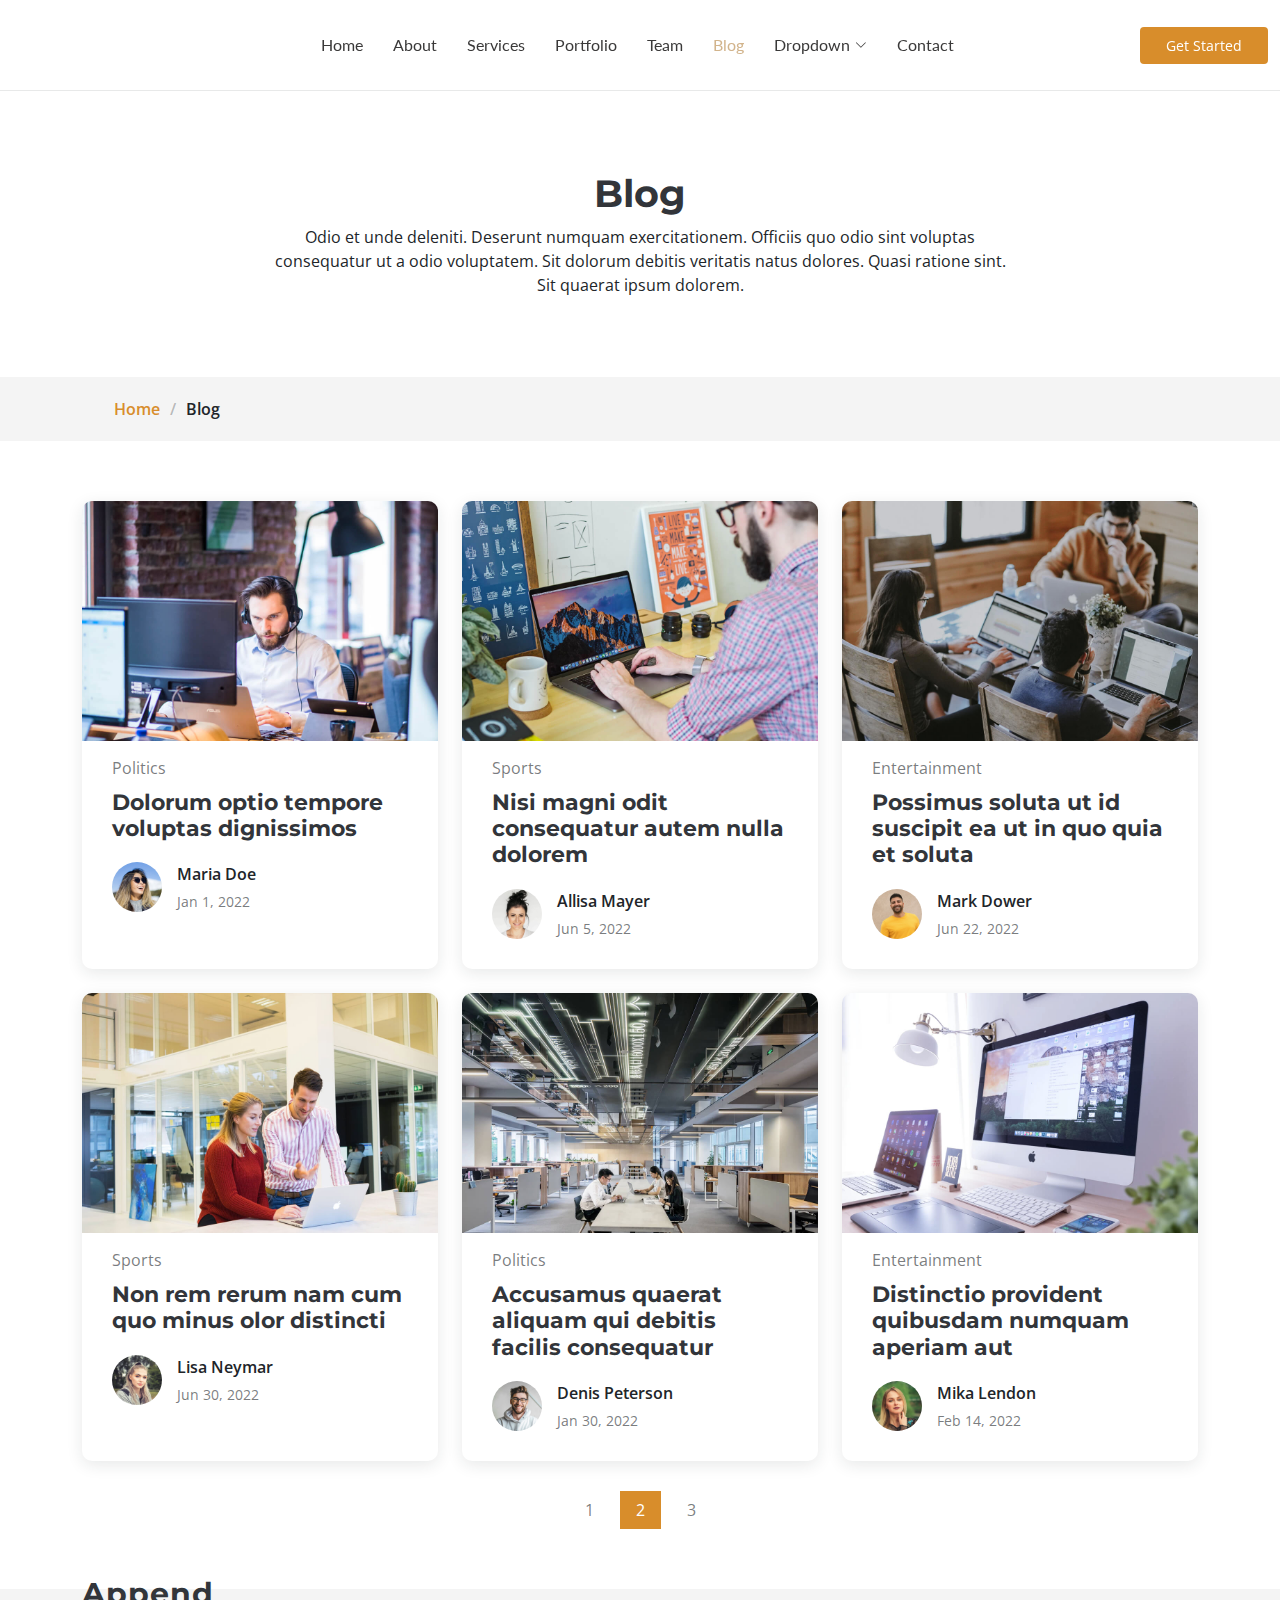
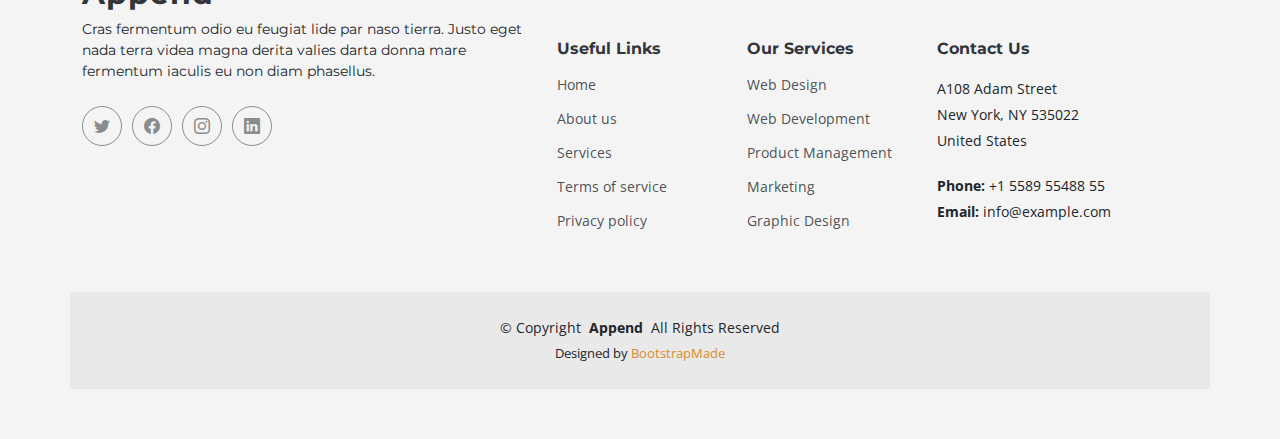
<file: blog.html>
<!DOCTYPE html>
<html lang="en">

<head>
  <meta charset="utf-8">
  <meta content="width=device-width, initial-scale=1.0" name="viewport">

  <title>Blog - Append Bootstrap Template</title>
  <meta content="" name="description">
  <meta content="" name="keywords">

  <!-- Favicons -->
  <link href="assets/img/favicon.png" rel="icon">
  <link href="assets/img/apple-touch-icon.png" rel="apple-touch-icon">

  <!-- Fonts -->
  <link href="https://fonts.googleapis.com" rel="preconnect">
  <link href="https://fonts.gstatic.com" rel="preconnect" crossorigin>
  <link href="https://fonts.googleapis.com/css2?family=Open+Sans:ital,wght@0,300;0,400;0,500;0,600;0,700;0,800;1,300;1,400;1,500;1,600;1,700;1,800&family=Montserrat:ital,wght@0,100;0,200;0,300;0,400;0,500;0,600;0,700;0,800;0,900;1,100;1,200;1,300;1,400;1,500;1,600;1,700;1,800;1,900&family=Lato:ital,wght@0,100;0,300;0,400;0,700;0,900;1,100;1,300;1,400;1,700;1,900&display=swap" rel="stylesheet">

  <!-- Vendor CSS Files -->
  <link href="assets/vendor/bootstrap/css/bootstrap.min.css" rel="stylesheet">
  <link href="assets/vendor/bootstrap-icons/bootstrap-icons.css" rel="stylesheet">
  <link href="assets/vendor/glightbox/css/glightbox.min.css" rel="stylesheet">
  <link href="assets/vendor/swiper/swiper-bundle.min.css" rel="stylesheet">
  <link href="assets/vendor/aos/aos.css" rel="stylesheet">

  <!-- Template Main CSS File -->
  <link href="assets/css/main.css" rel="stylesheet">

  <!-- =======================================================
  * Template Name: Append
  * Updated: Feb 01 2024 with Bootstrap v5.3.2
  * Template URL: https://bootstrapmade.com/append-bootstrap-website-template/
  * Author: BootstrapMade.com
  * License: https://bootstrapmade.com/license/
  ======================================================== -->
</head>

<body class="blog-page" data-bs-spy="scroll" data-bs-target="#navmenu">

  <!-- ======= Header ======= -->
  <header id="header" class="header sticky-top d-flex align-items-center">
    <div class="container-fluid d-flex align-items-center justify-content-between">

      <a href="index.html" class="logo d-flex align-items-center me-auto me-xl-0">
        <!-- Uncomment the line below if you also wish to use an image logo -->
        <!-- <img src="assets/img/logo.png" alt=""> -->
        <h1>Append</h1>
        <span>.</span>
      </a>

      <!-- Nav Menu -->
      <nav id="navmenu" class="navmenu">
        <ul>
          <li><a href="index.html#hero">Home</a></li>
          <li><a href="index.html#about">About</a></li>
          <li><a href="index.html#services">Services</a></li>
          <li><a href="index.html#portfolio">Portfolio</a></li>
          <li><a href="index.html#team">Team</a></li>
          <li><a href="blog.html" class="active">Blog</a></li>
          <li class="dropdown has-dropdown"><a href="#"><span>Dropdown</span> <i class="bi bi-chevron-down"></i></a>
            <ul class="dd-box-shadow">
              <li><a href="#">Dropdown 1</a></li>
              <li class="dropdown has-dropdown"><a href="#"><span>Deep Dropdown</span> <i class="bi bi-chevron-down"></i></a>
                <ul class="dd-box-shadow">
                  <li><a href="#">Deep Dropdown 1</a></li>
                  <li><a href="#">Deep Dropdown 2</a></li>
                  <li><a href="#">Deep Dropdown 3</a></li>
                  <li><a href="#">Deep Dropdown 4</a></li>
                  <li><a href="#">Deep Dropdown 5</a></li>
                </ul>
              </li>
              <li><a href="#">Dropdown 2</a></li>
              <li><a href="#">Dropdown 3</a></li>
              <li><a href="#">Dropdown 4</a></li>
            </ul>
          </li>
          <li>
          <a href="index.html#contact">Contact</a></li>
        </ul>

        <i class="mobile-nav-toggle d-xl-none bi bi-list"></i>
      </nav><!-- End Nav Menu -->

      <a class="btn-getstarted" href="index.html#about">Get Started</a>

    </div>
  </header><!-- End Header -->

  <main id="main">

    <!-- Blog Page Title & Breadcrumbs -->
    <div data-aos="fade" class="page-title">
      <div class="heading">
        <div class="container">
          <div class="row d-flex justify-content-center text-center">
            <div class="col-lg-8">
              <h1>Blog</h1>
              <p class="mb-0">Odio et unde deleniti. Deserunt numquam exercitationem. Officiis quo odio sint voluptas consequatur ut a odio voluptatem. Sit dolorum debitis veritatis natus dolores. Quasi ratione sint. Sit quaerat ipsum dolorem.</p>
            </div>
          </div>
        </div>
      </div>
      <nav class="breadcrumbs">
        <div class="container">
          <ol>
            <li><a href="index.html">Home</a></li>
            <li class="current">Blog</li>
          </ol>
        </div>
      </nav>
    </div><!-- End Page Title -->

    <!-- Blog Section - Blog Page -->
    <section id="blog" class="blog">

      <div class="container" data-aos="fade-up" data-aos-delay="100">

        <div class="row gy-4 posts-list">

          <div class="col-xl-4 col-lg-6">
            <article>

              <div class="post-img">
                <img src="assets/img/blog/blog-1.jpg" alt="" class="img-fluid">
              </div>

              <p class="post-category">Politics</p>

              <h2 class="title">
                <a href="blog-details.html">Dolorum optio tempore voluptas dignissimos</a>
              </h2>

              <div class="d-flex align-items-center">
                <img src="assets/img/blog/blog-author.jpg" alt="" class="img-fluid post-author-img flex-shrink-0">
                <div class="post-meta">
                  <p class="post-author">Maria Doe</p>
                  <p class="post-date">
                    <time datetime="2022-01-01">Jan 1, 2022</time>
                  </p>
                </div>
              </div>

            </article>
          </div><!-- End post list item -->

          <div class="col-xl-4 col-lg-6">
            <article>

              <div class="post-img">
                <img src="assets/img/blog/blog-2.jpg" alt="" class="img-fluid">
              </div>

              <p class="post-category">Sports</p>

              <h2 class="title">
                <a href="blog-details.html">Nisi magni odit consequatur autem nulla dolorem</a>
              </h2>

              <div class="d-flex align-items-center">
                <img src="assets/img/blog/blog-author-2.jpg" alt="" class="img-fluid post-author-img flex-shrink-0">
                <div class="post-meta">
                  <p class="post-author">Allisa Mayer</p>
                  <p class="post-date">
                    <time datetime="2022-01-01">Jun 5, 2022</time>
                  </p>
                </div>
              </div>

            </article>
          </div><!-- End post list item -->

          <div class="col-xl-4 col-lg-6">
            <article>

              <div class="post-img">
                <img src="assets/img/blog/blog-3.jpg" alt="" class="img-fluid">
              </div>

              <p class="post-category">Entertainment</p>

              <h2 class="title">
                <a href="blog-details.html">Possimus soluta ut id suscipit ea ut in quo quia et soluta</a>
              </h2>

              <div class="d-flex align-items-center">
                <img src="assets/img/blog/blog-author-3.jpg" alt="" class="img-fluid post-author-img flex-shrink-0">
                <div class="post-meta">
                  <p class="post-author">Mark Dower</p>
                  <p class="post-date">
                    <time datetime="2022-01-01">Jun 22, 2022</time>
                  </p>
                </div>
              </div>

            </article>
          </div><!-- End post list item -->

          <div class="col-xl-4 col-lg-6">
            <article>

              <div class="post-img">
                <img src="assets/img/blog/blog-4.jpg" alt="" class="img-fluid">
              </div>

              <p class="post-category">Sports</p>

              <h2 class="title">
                <a href="blog-details.html">Non rem rerum nam cum quo minus olor distincti</a>
              </h2>

              <div class="d-flex align-items-center">
                <img src="assets/img/blog/blog-author-4.jpg" alt="" class="img-fluid post-author-img flex-shrink-0">
                <div class="post-meta">
                  <p class="post-author">Lisa Neymar</p>
                  <p class="post-date">
                    <time datetime="2022-01-01">Jun 30, 2022</time>
                  </p>
                </div>
              </div>

            </article>
          </div><!-- End post list item -->

          <div class="col-xl-4 col-lg-6">
            <article>

              <div class="post-img">
                <img src="assets/img/blog/blog-5.jpg" alt="" class="img-fluid">
              </div>

              <p class="post-category">Politics</p>

              <h2 class="title">
                <a href="blog-details.html">Accusamus quaerat aliquam qui debitis facilis consequatur</a>
              </h2>

              <div class="d-flex align-items-center">
                <img src="assets/img/blog/blog-author-5.jpg" alt="" class="img-fluid post-author-img flex-shrink-0">
                <div class="post-meta">
                  <p class="post-author">Denis Peterson</p>
                  <p class="post-date">
                    <time datetime="2022-01-01">Jan 30, 2022</time>
                  </p>
                </div>
              </div>

            </article>
          </div><!-- End post list item -->

          <div class="col-xl-4 col-lg-6">
            <article>

              <div class="post-img">
                <img src="assets/img/blog/blog-6.jpg" alt="" class="img-fluid">
              </div>

              <p class="post-category">Entertainment</p>

              <h2 class="title">
                <a href="blog-details.html">Distinctio provident quibusdam numquam aperiam aut</a>
              </h2>

              <div class="d-flex align-items-center">
                <img src="assets/img/blog/blog-author-6.jpg" alt="" class="img-fluid post-author-img flex-shrink-0">
                <div class="post-meta">
                  <p class="post-author">Mika Lendon</p>
                  <p class="post-date">
                    <time datetime="2022-01-01">Feb 14, 2022</time>
                  </p>
                </div>
              </div>

            </article>
          </div><!-- End post list item -->

        </div><!-- End blog posts list -->

        <div class="pagination d-flex justify-content-center">
          <ul>
            <li><a href="#">1</a></li>
            <li class="active"><a href="#">2</a></li>
            <li><a href="#">3</a></li>
          </ul>
        </div><!-- End pagination -->

      </div>

    </section><!-- End Blog Section -->

  </main>

  <!-- ======= Footer ======= -->
  <footer id="footer" class="footer">

    <div class="container footer-top">
      <div class="row gy-4">
        <div class="col-lg-5 col-md-12 footer-about">
          <a href="index.html" class="logo d-flex align-items-center">
            <span>Append</span>
          </a>
          <p>Cras fermentum odio eu feugiat lide par naso tierra. Justo eget nada terra videa magna derita valies darta donna mare fermentum iaculis eu non diam phasellus.</p>
          <div class="social-links d-flex mt-4">
            <a href=""><i class="bi bi-twitter"></i></a>
            <a href=""><i class="bi bi-facebook"></i></a>
            <a href=""><i class="bi bi-instagram"></i></a>
            <a href=""><i class="bi bi-linkedin"></i></a>
          </div>
        </div>

        <div class="col-lg-2 col-6 footer-links">
          <h4>Useful Links</h4>
          <ul>
            <li><a href="#">Home</a></li>
            <li><a href="#">About us</a></li>
            <li><a href="#">Services</a></li>
            <li><a href="#">Terms of service</a></li>
            <li><a href="#">Privacy policy</a></li>
          </ul>
        </div>

        <div class="col-lg-2 col-6 footer-links">
          <h4>Our Services</h4>
          <ul>
            <li><a href="#">Web Design</a></li>
            <li><a href="#">Web Development</a></li>
            <li><a href="#">Product Management</a></li>
            <li><a href="#">Marketing</a></li>
            <li><a href="#">Graphic Design</a></li>
          </ul>
        </div>

        <div class="col-lg-3 col-md-12 footer-contact text-center text-md-start">
          <h4>Contact Us</h4>
          <p>A108 Adam Street</p>
          <p>New York, NY 535022</p>
          <p>United States</p>
          <p class="mt-4"><strong>Phone:</strong> <span>+1 5589 55488 55</span></p>
          <p><strong>Email:</strong> <span>info@example.com</span></p>
        </div>

      </div>
    </div>

    <div class="container copyright text-center mt-4">
      <p>&copy; <span>Copyright</span> <strong class="px-1">Append</strong> <span>All Rights Reserved</span></p>
      <div class="credits">
        <!-- All the links in the footer should remain intact. -->
        <!-- You can delete the links only if you've purchased the pro version. -->
        <!-- Licensing information: https://bootstrapmade.com/license/ -->
        <!-- Purchase the pro version with working PHP/AJAX contact form: [buy-url] -->
        Designed by <a href="https://bootstrapmade.com/">BootstrapMade</a>
      </div>
    </div>

  </footer><!-- End Footer -->

  <!-- Scroll Top Button -->
  <a href="#" id="scroll-top" class="scroll-top d-flex align-items-center justify-content-center"><i class="bi bi-arrow-up-short"></i></a>

  <!-- Preloader -->
  <div id="preloader">
    <div></div>
    <div></div>
    <div></div>
    <div></div>
  </div>

  <!-- Vendor JS Files -->
  <script src="assets/vendor/bootstrap/js/bootstrap.bundle.min.js"></script>
  <script src="assets/vendor/glightbox/js/glightbox.min.js"></script>
  <script src="assets/vendor/purecounter/purecounter_vanilla.js"></script>
  <script src="assets/vendor/isotope-layout/isotope.pkgd.min.js"></script>
  <script src="assets/vendor/swiper/swiper-bundle.min.js"></script>
  <script src="assets/vendor/aos/aos.js"></script>
  <script src="assets/vendor/php-email-form/validate.js"></script>

  <!-- Template Main JS File -->
  <script src="assets/js/main.js"></script>

</body>

</html>
</file>
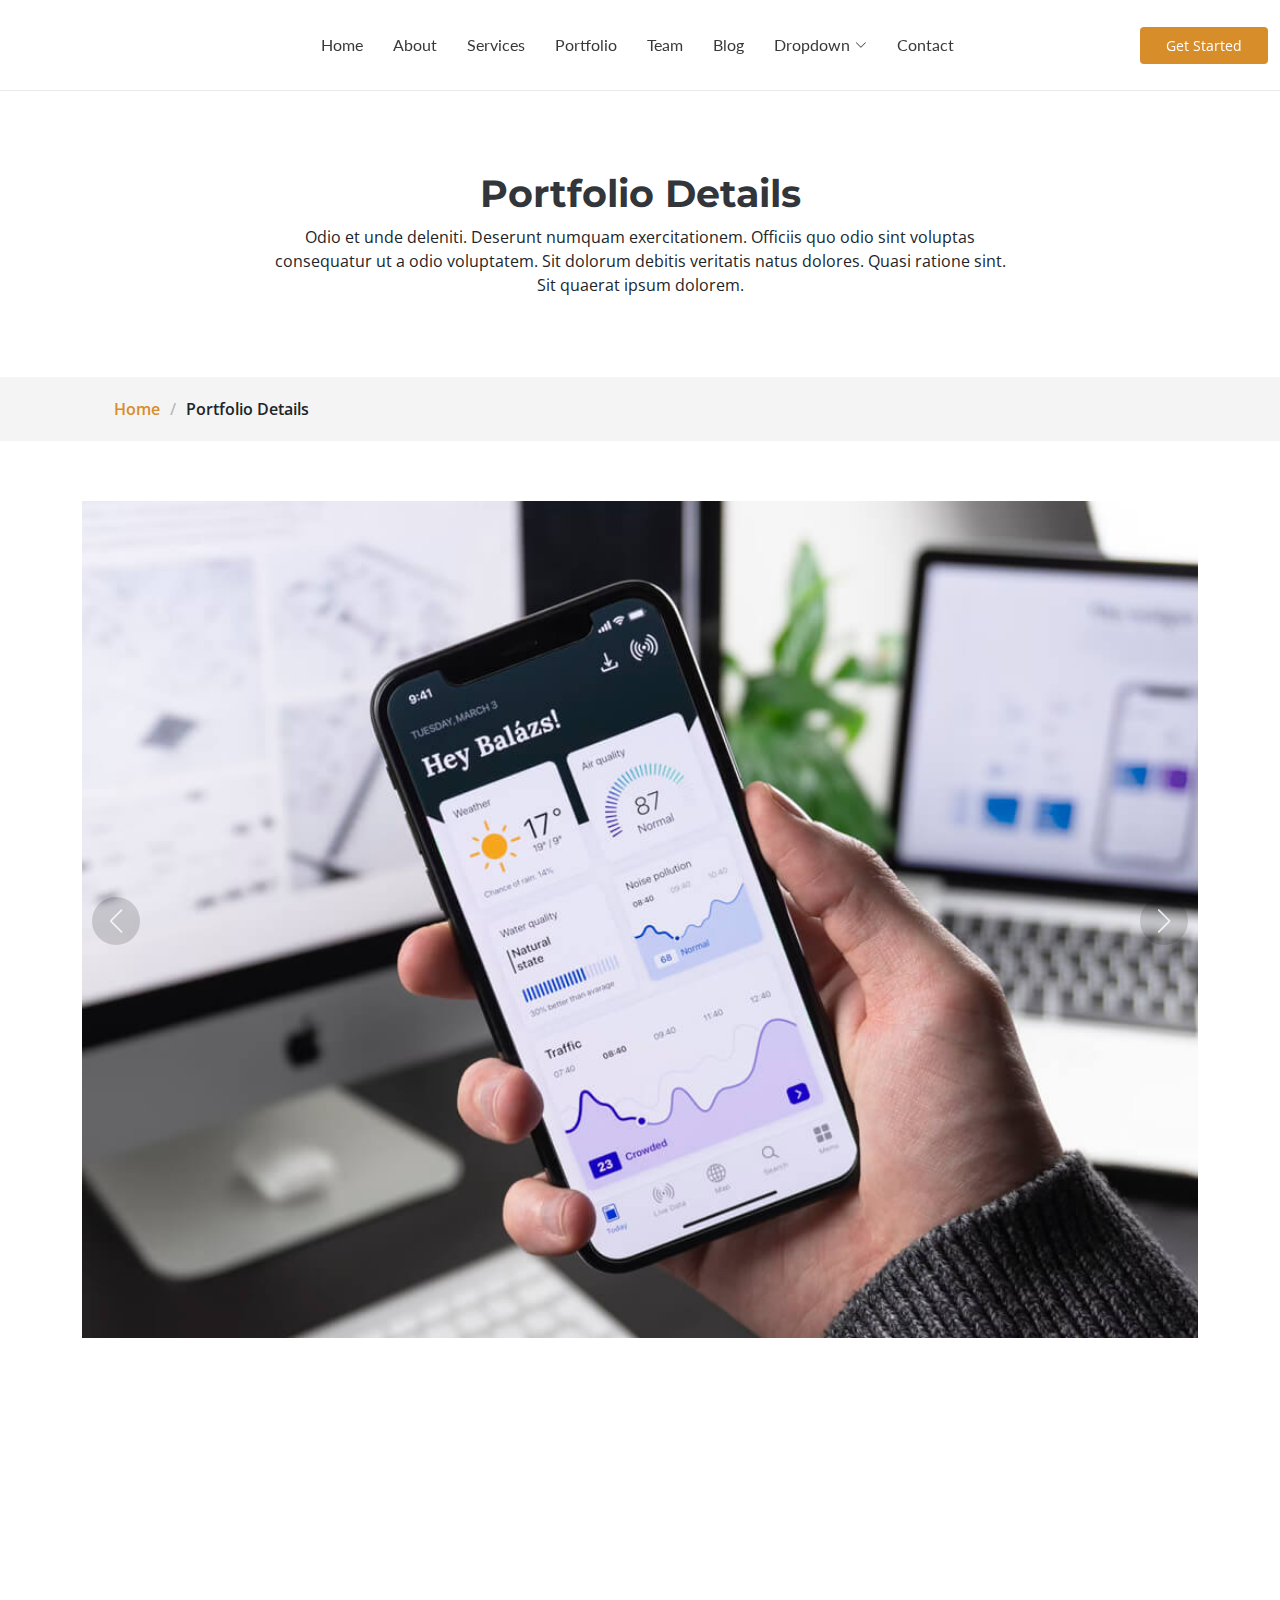
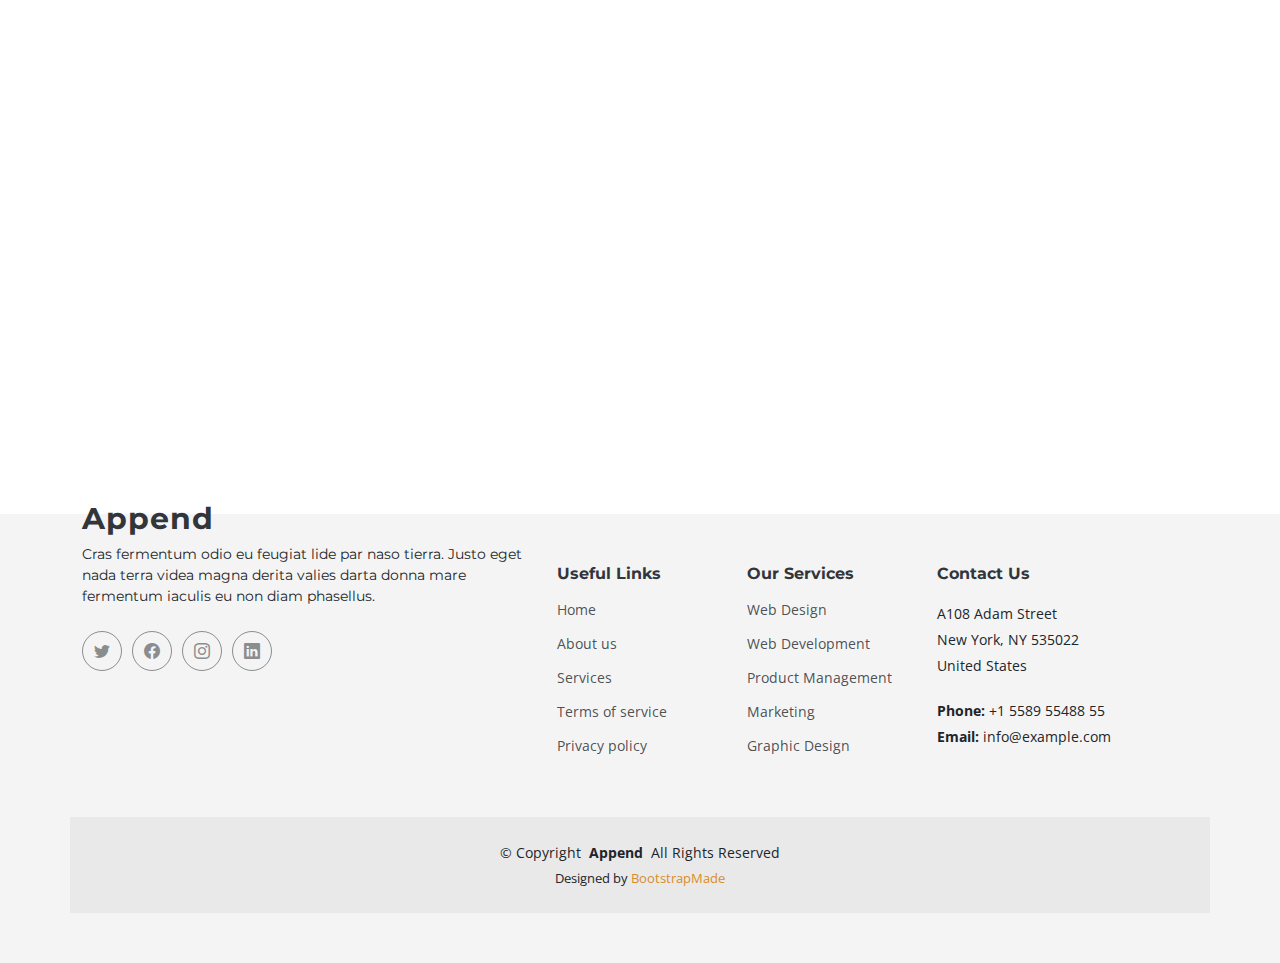
<file: portfolio-details.html>
<!DOCTYPE html>
<html lang="en">

<head>
  <meta charset="utf-8">
  <meta content="width=device-width, initial-scale=1.0" name="viewport">

  <title>Portfolio Details - Append Bootstrap Template</title>
  <meta content="" name="description">
  <meta content="" name="keywords">

  <!-- Favicons -->
  <link href="assets/img/favicon.png" rel="icon">
  <link href="assets/img/apple-touch-icon.png" rel="apple-touch-icon">

  <!-- Fonts -->
  <link href="https://fonts.googleapis.com" rel="preconnect">
  <link href="https://fonts.gstatic.com" rel="preconnect" crossorigin>
  <link href="https://fonts.googleapis.com/css2?family=Open+Sans:ital,wght@0,300;0,400;0,500;0,600;0,700;0,800;1,300;1,400;1,500;1,600;1,700;1,800&family=Montserrat:ital,wght@0,100;0,200;0,300;0,400;0,500;0,600;0,700;0,800;0,900;1,100;1,200;1,300;1,400;1,500;1,600;1,700;1,800;1,900&family=Lato:ital,wght@0,100;0,300;0,400;0,700;0,900;1,100;1,300;1,400;1,700;1,900&display=swap" rel="stylesheet">

  <!-- Vendor CSS Files -->
  <link href="assets/vendor/bootstrap/css/bootstrap.min.css" rel="stylesheet">
  <link href="assets/vendor/bootstrap-icons/bootstrap-icons.css" rel="stylesheet">
  <link href="assets/vendor/glightbox/css/glightbox.min.css" rel="stylesheet">
  <link href="assets/vendor/swiper/swiper-bundle.min.css" rel="stylesheet">
  <link href="assets/vendor/aos/aos.css" rel="stylesheet">

  <!-- Template Main CSS File -->
  <link href="assets/css/main.css" rel="stylesheet">

  <!-- =======================================================
  * Template Name: Append
  * Updated: Feb 01 2024 with Bootstrap v5.3.2
  * Template URL: https://bootstrapmade.com/append-bootstrap-website-template/
  * Author: BootstrapMade.com
  * License: https://bootstrapmade.com/license/
  ======================================================== -->
</head>

<body class="portfolio-details-page" data-bs-spy="scroll" data-bs-target="#navmenu">

  <!-- ======= Header ======= -->
  <header id="header" class="header sticky-top d-flex align-items-center">
    <div class="container-fluid d-flex align-items-center justify-content-between">

      <a href="index.html" class="logo d-flex align-items-center me-auto me-xl-0">
        <!-- Uncomment the line below if you also wish to use an image logo -->
        <!-- <img src="assets/img/logo.png" alt=""> -->
        <h1>Append</h1>
        <span>.</span>
      </a>

      <!-- Nav Menu -->
      <nav id="navmenu" class="navmenu">
        <ul>
          <li><a href="index.html#hero">Home</a></li>
          <li><a href="index.html#about">About</a></li>
          <li><a href="index.html#services">Services</a></li>
          <li><a href="index.html#portfolio">Portfolio</a></li>
          <li><a href="index.html#team">Team</a></li>
          <li><a href="blog.html">Blog</a></li>
          <li class="dropdown has-dropdown"><a href="#"><span>Dropdown</span> <i class="bi bi-chevron-down"></i></a>
            <ul class="dd-box-shadow">
              <li><a href="#">Dropdown 1</a></li>
              <li class="dropdown has-dropdown"><a href="#"><span>Deep Dropdown</span> <i class="bi bi-chevron-down"></i></a>
                <ul class="dd-box-shadow">
                  <li><a href="#">Deep Dropdown 1</a></li>
                  <li><a href="#">Deep Dropdown 2</a></li>
                  <li><a href="#">Deep Dropdown 3</a></li>
                  <li><a href="#">Deep Dropdown 4</a></li>
                  <li><a href="#">Deep Dropdown 5</a></li>
                </ul>
              </li>
              <li><a href="#">Dropdown 2</a></li>
              <li><a href="#">Dropdown 3</a></li>
              <li><a href="#">Dropdown 4</a></li>
            </ul>
          </li>
          <li><a href="index.html#contact">Contact</a></li>
        </ul>

        <i class="mobile-nav-toggle d-xl-none bi bi-list"></i>
      </nav><!-- End Nav Menu -->

      <a class="btn-getstarted" href="index.html#about">Get Started</a>

    </div>
  </header><!-- End Header -->

  <main id="main">

    <!-- Portfolio Details Page Title & Breadcrumbs -->
    <div data-aos="fade" class="page-title">
      <div class="heading">
        <div class="container">
          <div class="row d-flex justify-content-center text-center">
            <div class="col-lg-8">
              <h1>Portfolio Details</h1>
              <p class="mb-0">Odio et unde deleniti. Deserunt numquam exercitationem. Officiis quo odio sint voluptas consequatur ut a odio voluptatem. Sit dolorum debitis veritatis natus dolores. Quasi ratione sint. Sit quaerat ipsum dolorem.</p>
            </div>
          </div>
        </div>
      </div>
      <nav class="breadcrumbs">
        <div class="container">
          <ol>
            <li><a href="index.html">Home</a></li>
            <li class="current">Portfolio Details</li>
          </ol>
        </div>
      </nav>
    </div><!-- End Page Title -->

    <!-- Portfolio-details Section - Portfolio Details Page -->
    <section id="portfolio-details" class="portfolio-details">

      <div class="container" data-aos="fade-up">

        <div class="portfolio-details-slider swiper">
          <script type="application/json" class="swiper-config">
            {
              "loop": true,
              "speed": 600,
              "autoplay": {
                "delay": 5000
              },
              "slidesPerView": "auto",
              "navigation": {
                "nextEl": ".swiper-button-next",
                "prevEl": ".swiper-button-prev"
              }
            }
          </script>
          <div class="swiper-wrapper align-items-center">

            <div class="swiper-slide">
              <img src="assets/img/portfolio/app-1.jpg" alt="">
            </div>

            <div class="swiper-slide">
              <img src="assets/img/portfolio/product-1.jpg" alt="">
            </div>

            <div class="swiper-slide">
              <img src="assets/img/portfolio/branding-1.jpg" alt="">
            </div>

            <div class="swiper-slide">
              <img src="assets/img/portfolio/books-1.jpg" alt="">
            </div>

          </div>
          <div class="swiper-button-prev"></div>
          <div class="swiper-button-next"></div>
        </div>

        <div class="row justify-content-between gy-4 mt-4">

          <div class="col-lg-8" data-aos="fade-up">
            <div class="portfolio-description">
              <h2>This is an example of portfolio details</h2>
              <p>
                Autem ipsum nam porro corporis rerum. Quis eos dolorem eos itaque inventore commodi labore quia quia. Exercitationem repudiandae officiis neque suscipit non officia eaque itaque enim. Voluptatem officia accusantium nesciunt est omnis tempora consectetur dignissimos. Sequi nulla at esse enim cum deserunt eius.
              </p>
              <p>
                Amet consequatur qui dolore veniam voluptatem voluptatem sit. Non aspernatur atque natus ut cum nam et. Praesentium error dolores rerum minus sequi quia veritatis eum. Eos et doloribus doloremque nesciunt molestiae laboriosam.
              </p>

              <div class="testimonial-item">
                <p>
                  <i class="bi bi-quote quote-icon-left"></i>
                  <span>Export tempor illum tamen malis malis eram quae irure esse labore quem cillum quid cillum eram malis quorum velit fore eram velit sunt aliqua noster fugiat irure amet legam anim culpa.</span>
                  <i class="bi bi-quote quote-icon-right"></i>
                </p>
                <div>
                  <img src="assets/img/testimonials/testimonials-2.jpg" class="testimonial-img" alt="">
                  <h3>Sara Wilsson</h3>
                  <h4>Designer</h4>
                </div>
              </div>

              <p>
                Impedit ipsum quae et aliquid doloribus et voluptatem quasi. Perspiciatis occaecati earum et magnam animi. Quibusdam non qui ea vitae suscipit vitae sunt. Repudiandae incidunt cumque minus deserunt assumenda tempore. Delectus voluptas necessitatibus est.
              </p>

              <p>
                Sunt voluptatum sapiente facilis quo odio aut ipsum repellat debitis. Molestiae et autem libero. Explicabo et quod necessitatibus similique quis dolor eum. Numquam eaque praesentium rem et qui nesciunt.
              </p>

            </div>
          </div>

          <div class="col-lg-3" data-aos="fade-up" data-aos-delay="100">
            <div class="portfolio-info">
              <h3>Project information</h3>
              <ul>
                <li><strong>Category</strong> Web design</li>
                <li><strong>Client</strong> ASU Company</li>
                <li><strong>Project date</strong> 01 March, 2020</li>
                <li><strong>Project URL</strong> <a href="#">www.example.com</a></li>
                <li><a href="#" class="btn-visit align-self-start">Visit Website</a></li>
              </ul>
            </div>
          </div>

        </div>

      </div>

    </section><!-- End Portfolio-details Section -->

  </main>

  <!-- ======= Footer ======= -->
  <footer id="footer" class="footer">

    <div class="container footer-top">
      <div class="row gy-4">
        <div class="col-lg-5 col-md-12 footer-about">
          <a href="index.html" class="logo d-flex align-items-center">
            <span>Append</span>
          </a>
          <p>Cras fermentum odio eu feugiat lide par naso tierra. Justo eget nada terra videa magna derita valies darta donna mare fermentum iaculis eu non diam phasellus.</p>
          <div class="social-links d-flex mt-4">
            <a href=""><i class="bi bi-twitter"></i></a>
            <a href=""><i class="bi bi-facebook"></i></a>
            <a href=""><i class="bi bi-instagram"></i></a>
            <a href=""><i class="bi bi-linkedin"></i></a>
          </div>
        </div>

        <div class="col-lg-2 col-6 footer-links">
          <h4>Useful Links</h4>
          <ul>
            <li><a href="#">Home</a></li>
            <li><a href="#">About us</a></li>
            <li><a href="#">Services</a></li>
            <li><a href="#">Terms of service</a></li>
            <li><a href="#">Privacy policy</a></li>
          </ul>
        </div>

        <div class="col-lg-2 col-6 footer-links">
          <h4>Our Services</h4>
          <ul>
            <li><a href="#">Web Design</a></li>
            <li><a href="#">Web Development</a></li>
            <li><a href="#">Product Management</a></li>
            <li><a href="#">Marketing</a></li>
            <li><a href="#">Graphic Design</a></li>
          </ul>
        </div>

        <div class="col-lg-3 col-md-12 footer-contact text-center text-md-start">
          <h4>Contact Us</h4>
          <p>A108 Adam Street</p>
          <p>New York, NY 535022</p>
          <p>United States</p>
          <p class="mt-4"><strong>Phone:</strong> <span>+1 5589 55488 55</span></p>
          <p><strong>Email:</strong> <span>info@example.com</span></p>
        </div>

      </div>
    </div>

    <div class="container copyright text-center mt-4">
      <p>&copy; <span>Copyright</span> <strong class="px-1">Append</strong> <span>All Rights Reserved</span></p>
      <div class="credits">
        <!-- All the links in the footer should remain intact. -->
        <!-- You can delete the links only if you've purchased the pro version. -->
        <!-- Licensing information: https://bootstrapmade.com/license/ -->
        <!-- Purchase the pro version with working PHP/AJAX contact form: [buy-url] -->
        Designed by <a href="https://bootstrapmade.com/">BootstrapMade</a>
      </div>
    </div>

  </footer><!-- End Footer -->

  <!-- Scroll Top Button -->
  <a href="#" id="scroll-top" class="scroll-top d-flex align-items-center justify-content-center"><i class="bi bi-arrow-up-short"></i></a>

  <!-- Preloader -->
  <div id="preloader">
    <div></div>
    <div></div>
    <div></div>
    <div></div>
  </div>

  <!-- Vendor JS Files -->
  <script src="assets/vendor/bootstrap/js/bootstrap.bundle.min.js"></script>
  <script src="assets/vendor/glightbox/js/glightbox.min.js"></script>
  <script src="assets/vendor/purecounter/purecounter_vanilla.js"></script>
  <script src="assets/vendor/isotope-layout/isotope.pkgd.min.js"></script>
  <script src="assets/vendor/swiper/swiper-bundle.min.js"></script>
  <script src="assets/vendor/aos/aos.js"></script>
  <script src="assets/vendor/php-email-form/validate.js"></script>

  <!-- Template Main JS File -->
  <script src="assets/js/main.js"></script>

</body>

</html>
</file>
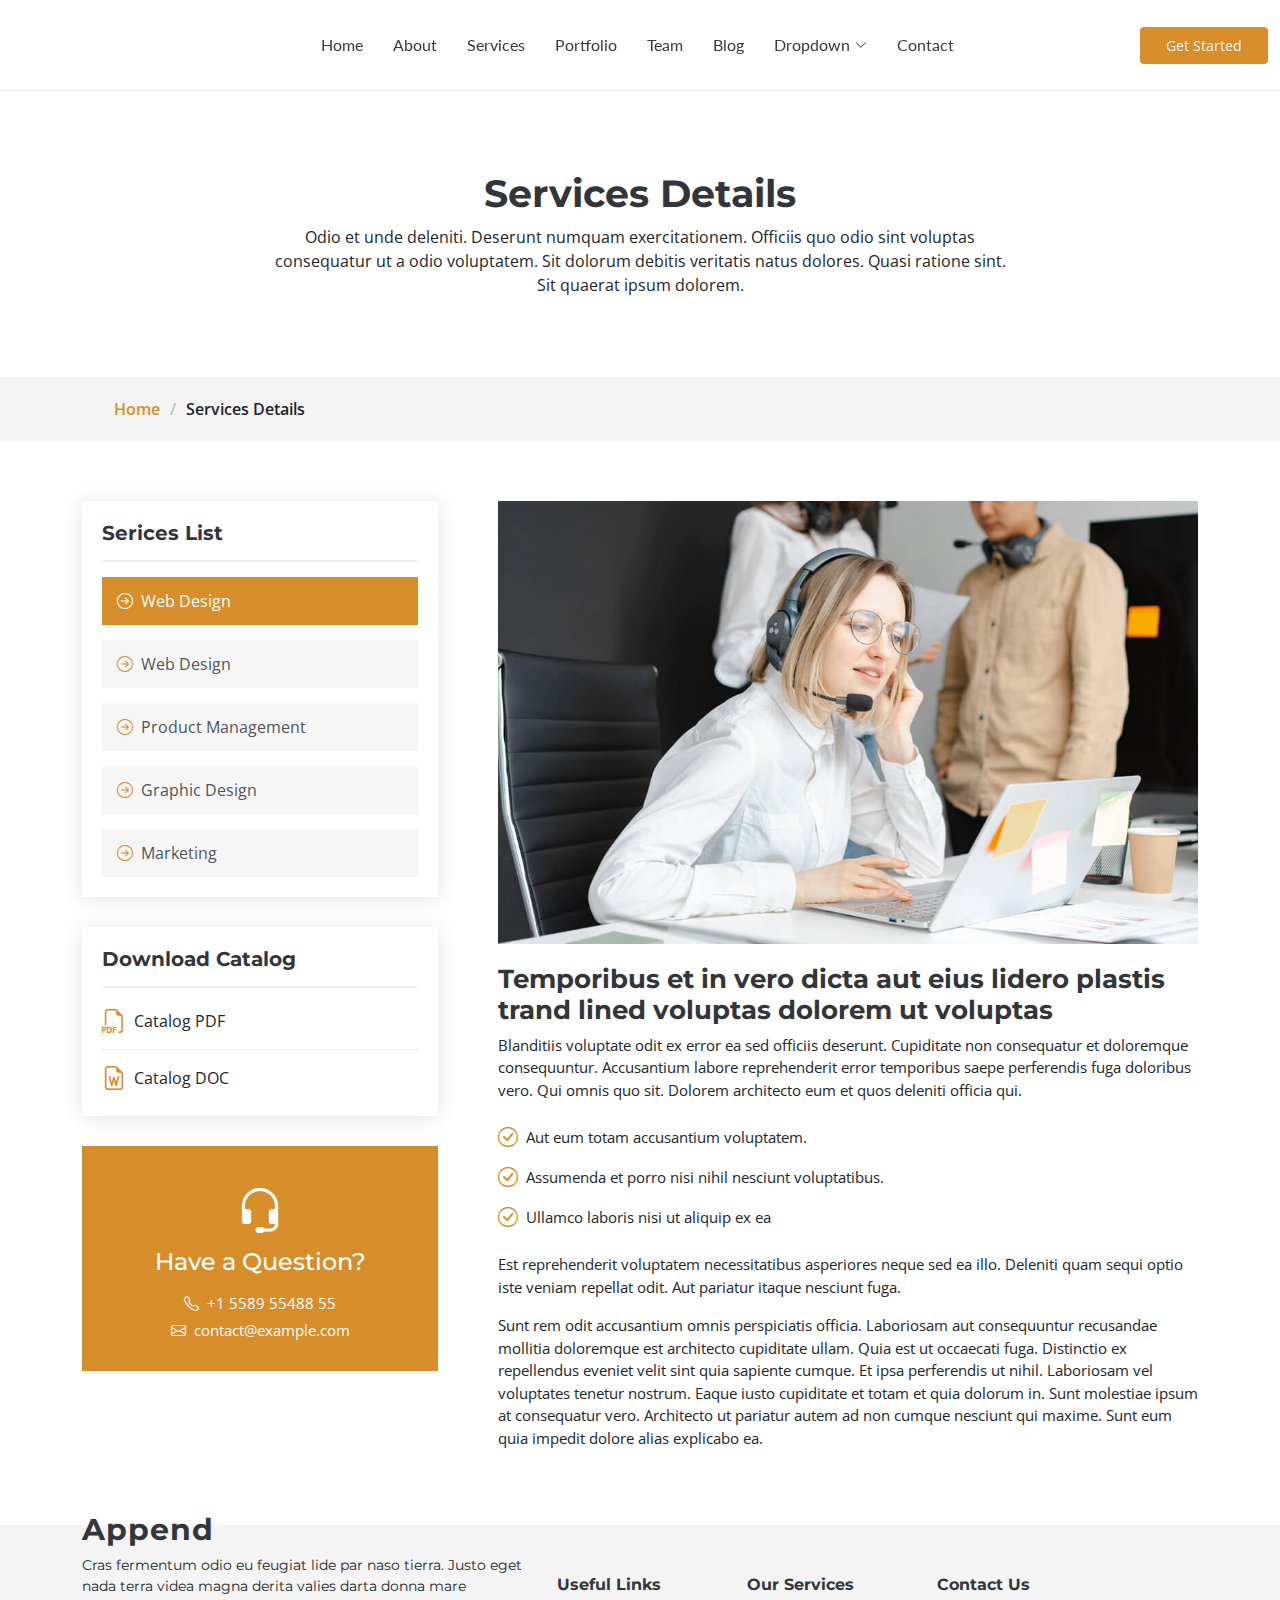
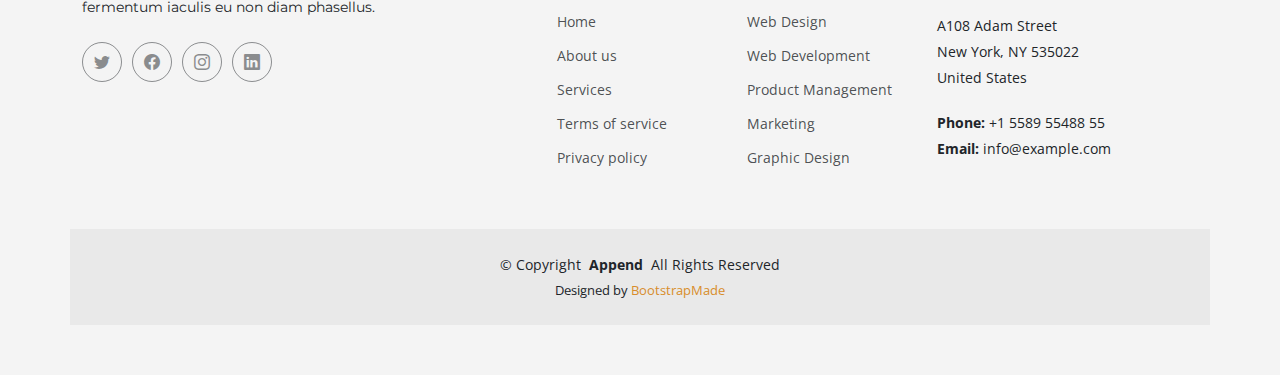
<file: services-details.html>
<!DOCTYPE html>
<html lang="en">

<head>
  <meta charset="utf-8">
  <meta content="width=device-width, initial-scale=1.0" name="viewport">

  <title>Services Details - Append Bootstrap Template</title>
  <meta content="" name="description">
  <meta content="" name="keywords">

  <!-- Favicons -->
  <link href="assets/img/favicon.png" rel="icon">
  <link href="assets/img/apple-touch-icon.png" rel="apple-touch-icon">

  <!-- Fonts -->
  <link href="https://fonts.googleapis.com" rel="preconnect">
  <link href="https://fonts.gstatic.com" rel="preconnect" crossorigin>
  <link href="https://fonts.googleapis.com/css2?family=Open+Sans:ital,wght@0,300;0,400;0,500;0,600;0,700;0,800;1,300;1,400;1,500;1,600;1,700;1,800&family=Montserrat:ital,wght@0,100;0,200;0,300;0,400;0,500;0,600;0,700;0,800;0,900;1,100;1,200;1,300;1,400;1,500;1,600;1,700;1,800;1,900&family=Lato:ital,wght@0,100;0,300;0,400;0,700;0,900;1,100;1,300;1,400;1,700;1,900&display=swap" rel="stylesheet">

  <!-- Vendor CSS Files -->
  <link href="assets/vendor/bootstrap/css/bootstrap.min.css" rel="stylesheet">
  <link href="assets/vendor/bootstrap-icons/bootstrap-icons.css" rel="stylesheet">
  <link href="assets/vendor/glightbox/css/glightbox.min.css" rel="stylesheet">
  <link href="assets/vendor/swiper/swiper-bundle.min.css" rel="stylesheet">
  <link href="assets/vendor/aos/aos.css" rel="stylesheet">

  <!-- Template Main CSS File -->
  <link href="assets/css/main.css" rel="stylesheet">

  <!-- =======================================================
  * Template Name: Append
  * Updated: Feb 01 2024 with Bootstrap v5.3.2
  * Template URL: https://bootstrapmade.com/append-bootstrap-website-template/
  * Author: BootstrapMade.com
  * License: https://bootstrapmade.com/license/
  ======================================================== -->
</head>

<body class="services-details-page" data-bs-spy="scroll" data-bs-target="#navmenu">

  <!-- ======= Header ======= -->
  <header id="header" class="header sticky-top d-flex align-items-center">
    <div class="container-fluid d-flex align-items-center justify-content-between">

      <a href="index.html" class="logo d-flex align-items-center me-auto me-xl-0">
        <!-- Uncomment the line below if you also wish to use an image logo -->
        <!-- <img src="assets/img/logo.png" alt=""> -->
        <h1>Append</h1>
        <span>.</span>
      </a>

      <!-- Nav Menu -->
      <nav id="navmenu" class="navmenu">
        <ul>
          <li><a href="index.html#hero">Home</a></li>
          <li><a href="index.html#about">About</a></li>
          <li><a href="index.html#services">Services</a></li>
          <li><a href="index.html#portfolio">Portfolio</a></li>
          <li><a href="index.html#team">Team</a></li>
          <li><a href="blog.html">Blog</a></li>
          <li class="dropdown has-dropdown"><a href="#"><span>Dropdown</span> <i class="bi bi-chevron-down"></i></a>
            <ul class="dd-box-shadow">
              <li><a href="#">Dropdown 1</a></li>
              <li class="dropdown has-dropdown"><a href="#"><span>Deep Dropdown</span> <i class="bi bi-chevron-down"></i></a>
                <ul class="dd-box-shadow">
                  <li><a href="#">Deep Dropdown 1</a></li>
                  <li><a href="#">Deep Dropdown 2</a></li>
                  <li><a href="#">Deep Dropdown 3</a></li>
                  <li><a href="#">Deep Dropdown 4</a></li>
                  <li><a href="#">Deep Dropdown 5</a></li>
                </ul>
              </li>
              <li><a href="#">Dropdown 2</a></li>
              <li><a href="#">Dropdown 3</a></li>
              <li><a href="#">Dropdown 4</a></li>
            </ul>
          </li>
          <li><a href="index.html#contact">Contact</a></li>
        </ul>

        <i class="mobile-nav-toggle d-xl-none bi bi-list"></i>
      </nav><!-- End Nav Menu -->

      <a class="btn-getstarted" href="index.html#about">Get Started</a>

    </div>
  </header><!-- End Header -->

  <main id="main">

    <!-- Page Title -->
    <div data-aos="fade" class="page-title">
      <div class="heading">
        <div class="container">
          <div class="row d-flex justify-content-center text-center">
            <div class="col-lg-8">
              <h1>Services Details</h1>
              <p class="mb-0">Odio et unde deleniti. Deserunt numquam exercitationem. Officiis quo odio sint voluptas consequatur ut a odio voluptatem. Sit dolorum debitis veritatis natus dolores. Quasi ratione sint. Sit quaerat ipsum dolorem.</p>
            </div>
          </div>
        </div>
      </div>
      <nav class="breadcrumbs">
        <div class="container">
          <ol>
            <li><a href="index.html">Home</a></li>
            <li class="current">Services Details</li>
          </ol>
        </div>
      </nav>
    </div><!-- End Page Title -->

    <!-- Service Details Section -->
    <section id="service-details" class="service-details">

      <div class="container">

        <div class="row gy-5">

          <div class="col-lg-4" data-aos="fade-up" data-aos-delay="100">

            <div class="service-box">
              <h4>Serices List</h4>
              <div class="services-list">
                <a href="#" class="active"><i class="bi bi-arrow-right-circle"></i><span>Web Design</span></a>
                <a href="#"><i class="bi bi-arrow-right-circle"></i><span>Web Design</span></a>
                <a href="#"><i class="bi bi-arrow-right-circle"></i><span>Product Management</span></a>
                <a href="#"><i class="bi bi-arrow-right-circle"></i><span>Graphic Design</span></a>
                <a href="#"><i class="bi bi-arrow-right-circle"></i><span>Marketing</span></a>
              </div>
            </div><!-- End Services List -->

            <div class="service-box">
              <h4>Download Catalog</h4>
              <div class="download-catalog">
                <a href="#"><i class="bi bi-filetype-pdf"></i><span>Catalog PDF</span></a>
                <a href="#"><i class="bi bi-file-earmark-word"></i><span>Catalog DOC</span></a>
              </div>
            </div><!-- End Services List -->

            <div class="help-box d-flex flex-column justify-content-center align-items-center">
              <i class="bi bi-headset help-icon"></i>
              <h4>Have a Question?</h4>
              <p class="d-flex align-items-center mt-2 mb-0"><i class="bi bi-telephone me-2"></i> <span>+1 5589 55488 55</span></p>
              <p class="d-flex align-items-center mt-1 mb-0"><i class="bi bi-envelope me-2"></i> <a href="mailto:contact@example.com">contact@example.com</a></span></p>
            </div>

          </div>

          <div class="col-lg-8 ps-lg-5" data-aos="fade-up" data-aos-delay="200">
            <img src="assets/img/services.jpg" alt="" class="img-fluid services-img">
            <h3>Temporibus et in vero dicta aut eius lidero plastis trand lined voluptas dolorem ut voluptas</h3>
            <p>
              Blanditiis voluptate odit ex error ea sed officiis deserunt. Cupiditate non consequatur et doloremque consequuntur. Accusantium labore reprehenderit error temporibus saepe perferendis fuga doloribus vero. Qui omnis quo sit. Dolorem architecto eum et quos deleniti officia qui.
            </p>
            <ul>
              <li><i class="bi bi-check-circle"></i> <span>Aut eum totam accusantium voluptatem.</span></li>
              <li><i class="bi bi-check-circle"></i> <span>Assumenda et porro nisi nihil nesciunt voluptatibus.</span></li>
              <li><i class="bi bi-check-circle"></i> <span>Ullamco laboris nisi ut aliquip ex ea</span></li>
            </ul>
            <p>
              Est reprehenderit voluptatem necessitatibus asperiores neque sed ea illo. Deleniti quam sequi optio iste veniam repellat odit. Aut pariatur itaque nesciunt fuga.
            </p>
            <p>
              Sunt rem odit accusantium omnis perspiciatis officia. Laboriosam aut consequuntur recusandae mollitia doloremque est architecto cupiditate ullam. Quia est ut occaecati fuga. Distinctio ex repellendus eveniet velit sint quia sapiente cumque. Et ipsa perferendis ut nihil. Laboriosam vel voluptates tenetur nostrum. Eaque iusto cupiditate et totam et quia dolorum in. Sunt molestiae ipsum at consequatur vero. Architecto ut pariatur autem ad non cumque nesciunt qui maxime. Sunt eum quia impedit dolore alias explicabo ea.
            </p>
          </div>

        </div>

      </div>

    </section><!-- End Service-details Section -->

  </main>

  <!-- ======= Footer ======= -->
  <footer id="footer" class="footer">

    <div class="container footer-top">
      <div class="row gy-4">
        <div class="col-lg-5 col-md-12 footer-about">
          <a href="index.html" class="logo d-flex align-items-center">
            <span>Append</span>
          </a>
          <p>Cras fermentum odio eu feugiat lide par naso tierra. Justo eget nada terra videa magna derita valies darta donna mare fermentum iaculis eu non diam phasellus.</p>
          <div class="social-links d-flex mt-4">
            <a href=""><i class="bi bi-twitter"></i></a>
            <a href=""><i class="bi bi-facebook"></i></a>
            <a href=""><i class="bi bi-instagram"></i></a>
            <a href=""><i class="bi bi-linkedin"></i></a>
          </div>
        </div>

        <div class="col-lg-2 col-6 footer-links">
          <h4>Useful Links</h4>
          <ul>
            <li><a href="#">Home</a></li>
            <li><a href="#">About us</a></li>
            <li><a href="#">Services</a></li>
            <li><a href="#">Terms of service</a></li>
            <li><a href="#">Privacy policy</a></li>
          </ul>
        </div>

        <div class="col-lg-2 col-6 footer-links">
          <h4>Our Services</h4>
          <ul>
            <li><a href="#">Web Design</a></li>
            <li><a href="#">Web Development</a></li>
            <li><a href="#">Product Management</a></li>
            <li><a href="#">Marketing</a></li>
            <li><a href="#">Graphic Design</a></li>
          </ul>
        </div>

        <div class="col-lg-3 col-md-12 footer-contact text-center text-md-start">
          <h4>Contact Us</h4>
          <p>A108 Adam Street</p>
          <p>New York, NY 535022</p>
          <p>United States</p>
          <p class="mt-4"><strong>Phone:</strong> <span>+1 5589 55488 55</span></p>
          <p><strong>Email:</strong> <span>info@example.com</span></p>
        </div>

      </div>
    </div>

    <div class="container copyright text-center mt-4">
      <p>&copy; <span>Copyright</span> <strong class="px-1">Append</strong> <span>All Rights Reserved</span></p>
      <div class="credits">
        <!-- All the links in the footer should remain intact. -->
        <!-- You can delete the links only if you've purchased the pro version. -->
        <!-- Licensing information: https://bootstrapmade.com/license/ -->
        <!-- Purchase the pro version with working PHP/AJAX contact form: [buy-url] -->
        Designed by <a href="https://bootstrapmade.com/">BootstrapMade</a>
      </div>
    </div>

  </footer><!-- End Footer -->

  <!-- Scroll Top Button -->
  <a href="#" id="scroll-top" class="scroll-top d-flex align-items-center justify-content-center"><i class="bi bi-arrow-up-short"></i></a>

  <!-- Preloader -->
  <div id="preloader">
    <div></div>
    <div></div>
    <div></div>
    <div></div>
  </div>

  <!-- Vendor JS Files -->
  <script src="assets/vendor/bootstrap/js/bootstrap.bundle.min.js"></script>
  <script src="assets/vendor/glightbox/js/glightbox.min.js"></script>
  <script src="assets/vendor/purecounter/purecounter_vanilla.js"></script>
  <script src="assets/vendor/isotope-layout/isotope.pkgd.min.js"></script>
  <script src="assets/vendor/swiper/swiper-bundle.min.js"></script>
  <script src="assets/vendor/aos/aos.js"></script>
  <script src="assets/vendor/php-email-form/validate.js"></script>

  <!-- Template Main JS File -->
  <script src="assets/js/main.js"></script>

</body>

</html>
</file>
<file: assets/css/main.css>
/**
* Template Name: Append
* Updated: Feb 01 2024 with Bootstrap v5.3.2
* Template URL: https://bootstrapmade.com/append-bootstrap-website-template/
* Author: BootstrapMade.com
* License: https://bootstrapmade.com/license/
*/

/*--------------------------------------------------------------
# Font & Color Variables
# Help: https://bootstrapmade.com/color-system/
--------------------------------------------------------------*/
/* Fonts */
:root {
  --default-font: "Open Sans", system-ui, -apple-system, "Segoe UI", Roboto, "Helvetica Neue", Arial, "Noto Sans", "Liberation Sans", sans-serif, "Apple Color Emoji", "Segoe UI Emoji", "Segoe UI Symbol", "Noto Color Emoji";
  --heading-font: "Montserrat", sans-serif;
  --nav-font: "Lato", sans-serif;
}

/* Global Colors */
:root {
  --background-color: #ffffff;
  --background-color-rgb: 255, 255, 255;
  --default-color: #212529;
  --default-color-rgb: 33, 37, 41;
  --accent-color: rgb(216, 141, 43);
  --accent-color-rgb: 232, 69, 69;
  --heading-color: #32353a;
  --heading-color-rgb: 50, 53, 58;
  --contrast-color: #ffffff;
  --contrast-color-rgb: 255, 255, 255;
}

/* Nav Menu Colors */
:root {
  --nav-color: #3a3939;
  --nav-hover-color: tan;
  --nav-dropdown-color: #3a3939;
  --nav-dropdown-hover-color: tan;
  --nav-dropdown-background-color: #ffffff;
}

/* Smooth scroll */
:root {
  scroll-behavior: smooth;
}

/*--------------------------------------------------------------
# General
--------------------------------------------------------------*/
body {
  color: var(--default-color);
  background-color: var(--background-color);
  font-family: var(--default-font);
}

a {
  color: var(--accent-color);
  text-decoration: none;
  transition: 0.3s;
}

a:hover {
  color: rgba(var(--accent-color-rgb), 0.7);
  text-decoration: none;
}

h1,
h2,
h3,
h4,
h5,
h6 {
  color: var(--heading-color);
  font-family: var(--heading-font);
}

/*--------------------------------------------------------------
# Global Header
--------------------------------------------------------------*/
.header {
  --background-color: #ffffff;
  color: var(--default-color);
  background-color: var(--background-color);
  padding: 15px 0;
  transition: all 0.5s;
  z-index: 997;
}

.header .logo img {
  max-height: 40px;
  margin-right: 6px;
}
.logo {
  margin-top: -10%;
  max-height: 150px;
  max-width: 300px;
}

.header .logo h1 {
  font-size: 24px;
  margin: 0;
  font-weight: 600;
  color: var(--heading-color);
}


.header .logo span {
  color: var(--accent-color);
  font-size: 24px;
  font-weight: 600;
  padding-left: 3px;
}

.header .btn-getstarted,
.header .btn-getstarted:focus {
  color: var(--contrast-color);
  background: var(--accent-color);
  font-size: 14px;
  padding: 8px 26px;
  margin: 0;
  border-radius: 4px;
  transition: 0.3s;
}

.header .btn-getstarted:hover,
.header .btn-getstarted:focus:hover {
  color: var(--contrast-color);
  background: rgba(var(--accent-color-rgb), 0.85);
}

@media (max-width: 1200px) {
  .header .logo {
    order: 1;
  }

  .header .btn-getstarted {
    order: 2;
    margin: 0 15px 0 0;
    padding: 6px 20px;
  }

  .header .navmenu {
    order: 3;
  }
}

/* Global Header on page scroll
------------------------------*/
.scrolled .header {
  --background-color: #ffffff;
  --heading-color: #444444;
  --nav-color: #444444;
  --nav-hover-color: #e84545;
  box-shadow: 0 0 30px 10px rgba(0, 0, 0, 0.1);
}

/* Global Scroll Margin Top
------------------------------*/
section {
  scroll-margin-top: 90px;
}

@media (max-width: 1199px) {
  section {
    scroll-margin-top: 66px;
  }
}

/* Home Page Custom Header
------------------------------*/
.index-page .header {
  --background-color: rgba(255, 255, 255, 0);
  --heading-color: #ffffff;
  --nav-color: rgba(255, 255, 255, 0.515);
  --nav-hover-color: #ffffff;
}

/* Home Page Custom Header on page scroll
------------------------------*/
.index-page.scrolled .header {
  --background-color: #ffffff;
  --heading-color: #444444;
  --nav-color: #444444;
  --nav-hover-color: #d83535;
}

/*--------------------------------------------------------------
# Navigation Menu
--------------------------------------------------------------*/
/* Desktop Navigation */
@media (min-width: 1200px) {
  .navmenu {
    padding: 0;
  }

  .navmenu ul {
    margin: 0;
    padding: 0;
    display: flex;
    list-style: none;
    align-items: center;
  }

  .navmenu li {
    position: relative;
  }

  .navmenu a,
  .navmenu a:focus {
    color: var(--nav-color);
    padding: 18px 15px;
    font-size: 16px;
    font-family: var(--nav-font);
    font-weight: 400;
    display: flex;
    align-items: center;
    justify-content: space-between;
    white-space: nowrap;
    transition: 0.3s;
  }

  .navmenu a i,
  .navmenu a:focus i {
    font-size: 12px;
    line-height: 0;
    margin-left: 5px;
    transition: 0.3s;
  }

  .navmenu li:last-child a {
    padding-right: 0;
  }

  .navmenu li:hover>a,
  .navmenu .active,
  .navmenu .active:focus {
    color: var(--nav-hover-color);
  }

  .navmenu .dropdown ul {
    margin: 0;
    padding: 10px 0;
    background: var(--nav-dropdown-background-color);
    display: block;
    position: absolute;
    visibility: hidden;
    left: 14px;
    top: 130%;
    opacity: 0;
    transition: 0.3s;
    border-radius: 4px;
    z-index: 99;
  }

  .navmenu .dropdown ul li {
    min-width: 200px;
  }

  .navmenu .dropdown ul a {
    padding: 10px 20px;
    font-size: 15px;
    text-transform: none;
    color: var(--nav-dropdown-color);
  }

  .navmenu .dropdown ul a i {
    font-size: 12px;
  }

  .navmenu .dropdown ul a:hover,
  .navmenu .dropdown ul .active:hover,
  .navmenu .dropdown ul li:hover>a {
    color: var(--nav-dropdown-hover-color);
  }

  .navmenu .dropdown:hover>ul {
    opacity: 1;
    top: 100%;
    visibility: visible;
  }

  .navmenu .dropdown .dropdown ul {
    top: 0;
    left: -90%;
    visibility: hidden;
  }

  .navmenu .dropdown .dropdown:hover>ul {
    opacity: 1;
    top: 0;
    left: -100%;
    visibility: visible;
  }

  .navmenu .megamenu {
    position: static;
  }

  .navmenu .megamenu ul {
    margin: 0;
    padding: 10px;
    background: var(--nav-dropdown-background-color);
    box-shadow: 0px 0px 20px rgba(var(--default-color-rgb), 0.1);
    display: block;
    position: absolute;
    top: 130%;
    left: 0;
    right: 0;
    visibility: hidden;
    opacity: 0;
    display: flex;
    transition: 0.3s;
    border-radius: 4px;
    z-index: 99;
  }

  .navmenu .megamenu ul li {
    flex: 1;
  }

  .navmenu .megamenu ul li a,
  .navmenu .megamenu ul li:hover>a {
    padding: 10px 20px;
    font-size: 15px;
    color: var(--nav-dropdown-color);
  }

  .navmenu .megamenu ul li a:hover,
  .navmenu .megamenu ul li .active,
  .navmenu .megamenu ul li .active:hover {
    color: var(--nav-dropdown-hover-color);
  }

  .navmenu .megamenu:hover>ul {
    opacity: 1;
    top: 100%;
    visibility: visible;
  }

  .navmenu .dd-box-shadow {
    box-shadow: 0px 0px 30px rgba(var(--default-color-rgb), 0.15);
  }
}

/* Mobile Navigation */
@media (max-width: 1199px) {
  .mobile-nav-toggle {
    color: var(--nav-color);
    font-size: 28px;
    line-height: 0;
    margin-right: 10px;
    cursor: pointer;
    transition: color 0.3s;
  }

  .navmenu {
    padding: 0;
    z-index: 9997;
  }

  .navmenu ul {
    display: none;
    position: absolute;
    inset: 60px 20px 20px 20px;
    padding: 10px 0;
    margin: 0;
    border-radius: 6px;
    background-color: var(--nav-dropdown-background-color);
    overflow-y: auto;
    transition: 0.3s;
    z-index: 9998;
    box-shadow: 0px 0px 30px rgba(var(--default-color-rgb), 0.1);
  }

  .navmenu a,
  .navmenu a:focus {
    color: var(--nav-dropdown-color);
    padding: 10px 20px;
    font-family: var(--nav-font);
    font-size: 17px;
    font-weight: 500;
    display: flex;
    align-items: center;
    justify-content: space-between;
    white-space: nowrap;
    transition: 0.3s;
  }

  .navmenu a i,
  .navmenu a:focus i {
    font-size: 12px;
    line-height: 0;
    margin-left: 5px;
    width: 30px;
    height: 30px;
    display: flex;
    align-items: center;
    justify-content: center;
    border-radius: 50%;
    transition: 0.3s;
    background-color: rgba(var(--accent-color-rgb), 0.1);
  }

  .navmenu a i:hover,
  .navmenu a:focus i:hover {
    background-color: var(--accent-color);
    color: var(--contrast-color);
  }

  .navmenu a:hover,
  .navmenu .active,
  .navmenu .active:focus {
    color: var(--nav-dropdown-hover-color);
  }

  .navmenu .active i,
  .navmenu .active:focus i {
    background-color: var(--accent-color);
    color: var(--contrast-color);
    transform: rotate(180deg);
  }

  .navmenu .dropdown ul,
  .navmenu .megamenu ul {
    position: static;
    display: none;
    z-index: 99;
    padding: 10px 0;
    margin: 10px 20px;
    background-color: var(--nav-dropdown-background-color);
    transition: all 0.5s ease-in-out;
  }

  .navmenu .dropdown ul ul,
  .navmenu .megamenu ul ul {
    background-color: rgba(33, 37, 41, 0.1);
  }

  .navmenu .dropdown>.dropdown-active,
  .navmenu .megamenu>.dropdown-active {
    display: block;
    background-color: rgba(33, 37, 41, 0.03);
  }

  .mobile-nav-active {
    overflow: hidden;
  }

  .mobile-nav-active .mobile-nav-toggle {
    color: #fff;
    position: absolute;
    font-size: 32px;
    top: 15px;
    right: 15px;
    margin-right: 0;
    z-index: 9999;
  }

  .mobile-nav-active .navmenu {
    position: fixed;
    overflow: hidden;
    inset: 0;
    background: rgba(33, 37, 41, 0.8);
    transition: 0.3s;
  }

  .mobile-nav-active .navmenu>ul {
    display: block;
  }
}

/*--------------------------------------------------------------
# Footer
--------------------------------------------------------------*/
.footer {
  --background-color: #f4f4f4;
  color: var(--default-color);
  background-color: var(--background-color);
  font-size: 14px;
  padding-bottom: 50px;
}

.footer .footer-top {
  padding-top: 50px;
}

.footer .footer-about .logo {
  line-height: 0;
  margin-bottom: 25px;
}

.footer .footer-about .logo img {
  max-height: 40px;
  margin-right: 6px;
}

.footer .footer-about .logo span {
  color: var(--heading-color);
  font-size: 30px;
  font-weight: 700;
  letter-spacing: 1px;
  font-family: var(--heading-font);
}

.footer .footer-about p {
  font-size: 14px;
  font-family: var(--heading-font);
}

.footer .social-links a {
  display: flex;
  align-items: center;
  justify-content: center;
  width: 40px;
  height: 40px;
  border-radius: 50%;
  border: 1px solid rgba(var(--default-color-rgb), 0.5);
  font-size: 16px;
  color: rgba(var(--default-color-rgb), 0.5);
  margin-right: 10px;
  transition: 0.3s;
}

.footer .social-links a:hover {
  color: var(--accent-color);
  border-color: var(--accent-color);
}

.footer h4 {
  color: var(--heading-color);
  font-size: 16px;
  font-weight: bold;
  position: relative;
  padding-bottom: 12px;
}

.footer .footer-links {
  margin-bottom: 30px;
}

.footer .footer-links ul {
  list-style: none;
  padding: 0;
  margin: 0;
}

.footer .footer-links ul i {
  padding-right: 2px;
  font-size: 12px;
  line-height: 0;
}

.footer .footer-links ul li {
  padding: 10px 0;
  display: flex;
  align-items: center;
}

.footer .footer-links ul li:first-child {
  padding-top: 0;
}

.footer .footer-links ul a {
  color: rgba(var(--default-color-rgb), 0.8);
  display: inline-block;
  line-height: 1;
}

.footer .footer-links ul a:hover {
  color: var(--accent-color);
}

.footer .footer-contact p {
  margin-bottom: 5px;
}

.footer .copyright {
  padding-top: 25px;
  padding-bottom: 25px;
  background-color: rgba(var(--default-color-rgb), 0.05);
}

.footer .copyright p {
  margin-bottom: 0;
}

.footer .credits {
  margin-top: 6px;
  font-size: 13px;
}

/*--------------------------------------------------------------
# Scroll Top Button
--------------------------------------------------------------*/
.scroll-top {
  position: fixed;
  visibility: hidden;
  opacity: 0;
  right: 15px;
  bottom: 15px;
  z-index: 99999;
  background-color: var(--accent-color);
  width: 40px;
  height: 40px;
  border-radius: 4px;
  transition: all 0.4s;
}

.scroll-top i {
  font-size: 24px;
  color: #ffffff;
  line-height: 0;
}

.scroll-top:hover {
  background-color: rgba(var(--accent-color-rgb), 0.8);
  color: #ffffff;
}

.scroll-top.active {
  visibility: visible;
  opacity: 1;
}

/*--------------------------------------------------------------
# Preloader
--------------------------------------------------------------*/
#preloader {
  position: fixed;
  inset: 0;
  z-index: 9999;
  overflow: hidden;
  background-color: var(--background-color);
  transition: all 0.6s ease-out;
  width: 100%;
  height: 100vh;
  display: flex;
  align-items: center;
  justify-content: center;
}

#preloader div {
  width: 13px;
  height: 13px;
  background-color: var(--accent-color);
  border-radius: 50%;
  animation-timing-function: cubic-bezier(0, 1, 1, 0);
  position: absolute;
  left: 50%;
}

#preloader div:nth-child(1) {
  left: calc(50% + 8px);
  animation: animate-preloader-1 0.6s infinite;
}

#preloader div:nth-child(2) {
  left: calc(50% + 8px);
  animation: animate-preloader-2 0.6s infinite;
}

#preloader div:nth-child(3) {
  left: calc(50% + 32px);
  animation: animate-preloader-2 0.6s infinite;
}

#preloader div:nth-child(4) {
  left: calc(50% + 56px);
  animation: animate-preloader-3 0.6s infinite;
}

@keyframes animate-preloader-1 {
  0% {
    transform: scale(0);
  }

  100% {
    transform: scale(1);
  }
}

@keyframes animate-preloader-3 {
  0% {
    transform: scale(1);
  }

  100% {
    transform: scale(0);
  }
}

@keyframes animate-preloader-2 {
  0% {
    transform: translate(0, 0);
  }

  100% {
    transform: translate(24px, 0);
  }
}

/*--------------------------------------------------------------
# Disable aos animation delay on mobile devices
--------------------------------------------------------------*/
@media screen and (max-width: 768px) {
  [data-aos-delay] {
    transition-delay: 0 !important;
  }
}

/*--------------------------------------------------------------
# Sections
--------------------------------------------------------------*/
section,
.section {
  color: var(--default-color);
  background-color: var(--background-color);
  padding: 60px 0;
  overflow: clip;
}

/*--------------------------------------------------------------
# Section Title
--------------------------------------------------------------*/
.section-title {
  text-align: center;
  padding-bottom: 60px;
}

.section-title h2 {
  font-size: 32px;
  font-weight: 700;
  position: relative;
}

.section-title h2:before,
.section-title h2:after {
  content: "";
  width: 50px;
  height: 2px;
  background: var(--accent-color);
  display: inline-block;
}

.section-title h2:before {
  margin: 0 15px 10px 0;
}

.section-title h2:after {
  margin: 0 0 10px 15px;
}

.section-title p {
  margin-bottom: 0;
}

/*--------------------------------------------------------------
# Page Title & Breadcrumbs
--------------------------------------------------------------*/
.page-title {
  color: var(--default-color);
  background-color: var(--background-color);
}

.page-title .heading {
  padding: 80px 0;
  border-top: 1px solid rgba(var(--default-color-rgb), 0.1);
}

.page-title .heading h1 {
  font-size: 38px;
  font-weight: 700;
  color: var(--heading-color);
}

.page-title nav {
  background-color: rgba(var(--default-color-rgb), 0.05);
  padding: 20px 0;
}

.page-title nav ol {
  display: flex;
  flex-wrap: wrap;
  list-style: none;
  margin: 0;
  font-size: 16px;
  font-weight: 600;
}

.page-title nav ol li+li {
  padding-left: 10px;
}

.page-title nav ol li+li::before {
  content: "/";
  display: inline-block;
  padding-right: 10px;
  color: rgba(var(--default-color-rgb), 0.3);
}

/*--------------------------------------------------------------
# Home Page
--------------------------------------------------------------*/
/* Hero Section - Home Page
------------------------------*/
.hero {
  --default-color: #ffffff;
  --default-color-rgb: 255, 255, 255;
  --background-color: #000000;
  --background-color-rgb: 0, 0, 0;
  width: 100%;
  min-height: 100vh;
  position: relative;
  padding: 160px 0 80px 0;
  display: flex;
  align-items: center;
  justify-content: center;
}

.hero img {
  position: absolute;
  inset: 0;
  display: block;
  width: 100%;
  height: 100%;
  -o-object-fit: cover;
  object-fit: cover;
  z-index: 1;
}

.hero:before {
  content: "";
  background: rgba(var(--background-color-rgb), 0.5);
  position: absolute;
  inset: 0;
  z-index: 2;
}

.hero .container {
  position: relative;
  z-index: 3;
}

.hero h2 {
  color: var(--contrast-color);
  margin: 0;
  font-size: 44px;
  font-weight: 700;
}

.hero p {
  color: rgba(var(--default-color-rgb), 0.8);
  margin: 5px 0 0 0;
  font-size: 20px;
}

.hero .sign-up-form {
  margin-top: 20px;
  padding: 10px;
  border-radius: 7px;
  background: #fff;
  box-shadow: 0 15px 30px 0 rgba(0, 0, 0, 0.1);
}

.hero .sign-up-form .form-control {
  border: none;
}

.hero .sign-up-form .form-control:active,
.hero .sign-up-form .form-control:focus {
  outline: none;
  box-shadow: none;
}

.hero .sign-up-form input[type=submit] {
  box-shadow: 0 15px 30px 0 rgba(0, 0, 0, 0.2);
  background-color: var(--accent-color);
  border-color: var(--accent-color);
  padding: 8px 20px 10px 20px;
  border-radius: 7px;
  color: var(--contrast-color);
}

.hero .sign-up-form input[type=submit]:hover {
  background-color: rgba(var(--accent-color-rgb), 0.9);
}

@media (max-width: 768px) {
  .hero h2 {
    font-size: 32px;
  }

  .hero p {
    font-size: 18px;
  }
}

/* Clients Section - Home Page
------------------------------*/
.clients {
  padding: 10px 0;
}

.clients .client-logo {
  display: flex;
  justify-content: center;
  align-items: center;
  overflow: hidden;
}

.clients .client-logo img {
  padding: 40px;
  max-width: 80%;
  transition: 0.3s;
  opacity: 0.5;
  filter: grayscale(100);
}

.clients .client-logo img:hover {
  filter: none;
  opacity: 1;
}

@media (max-width: 640px) {
  .clients .client-logo img {
    padding: 20px;
  }
}

/* About Section - Home Page
------------------------------*/
.about {
  --background-color: #f4f4f4;
}

.about .content h3 {
  font-size: 16px;
  font-weight: 500;
  line-height: 19px;
  padding: 10px 20px;
  background: rgba(var(--accent-color-rgb), 0.05);
  color: var(--accent-color);
  border-radius: 7px;
  display: inline-block;
}

.about .content h2 {
  font-weight: 700;
}

.about .content p:last-child {
  margin-bottom: 0;
}

.about .content .read-more {
  background: var(--accent-color);
  color: var(--contrast-color);
  font-family: var(--heading-font);
  font-weight: 500;
  font-size: 16px;
  letter-spacing: 1px;
  padding: 12px 24px;
  border-radius: 5px;
  transition: 0.3s;
  display: inline-flex;
  align-items: center;
  justify-content: center;
}

.about .content .read-more i {
  font-size: 18px;
  margin-left: 5px;
  line-height: 0;
  transition: 0.3s;
}

.about .content .read-more:hover {
  background: rgba(var(--accent-color-rgb), 0.8);
  padding-right: 19px;
}

.about .content .read-more:hover i {
  margin-left: 10px;
}

.about .icon-box {
  padding: 50px 40px;
  box-shadow: 0px 10px 50px rgba(0, 0, 0, 0.1);
  border-radius: 10px;
  transition: all 0.3s ease-out 0s;
  background-color: #fff;
}

.about .icon-box i {
  width: 80px;
  height: 80px;
  border-radius: 50%;
  display: inline-flex;
  align-items: center;
  justify-content: center;
  margin-bottom: 24px;
  font-size: 32px;
  line-height: 0;
  transition: all 0.4s ease-out 0s;
  background-color: rgba(var(--accent-color-rgb), 0.05);
  color: var(--accent-color);
}

.about .icon-box h3 {
  margin-bottom: 10px;
  font-size: 24px;
  font-weight: 700;
}

.about .icon-box p {
  margin-bottom: 0;
}

.about .icon-box:hover i {
  background-color: var(--accent-color);
  color: var(--contrast-color);
}

.about .icon-boxes .col-md-6:nth-child(2) .icon-box,
.about .icon-boxes .col-md-6:nth-child(4) .icon-box {
  margin-top: -40px;
}

@media (max-width: 768px) {

  .about .icon-boxes .col-md-6:nth-child(2) .icon-box,
  .about .icon-boxes .col-md-6:nth-child(4) .icon-box {
    margin-top: 0;
  }
}

/* Stats Section - Home Page
------------------------------*/
.stats {
  --default-color: #ffffff;
  --default-color-rgb: 255, 255, 255;
  --background-color: #000000;
  --background-color-rgb: 0, 0, 0;
  position: relative;
  padding: 120px 0;
}

.stats img {
  position: absolute;
  inset: 0;
  display: block;
  width: 100%;
  height: 100%;
  -o-object-fit: cover;
  object-fit: cover;
  z-index: 1;
}

.stats:before {
  content: "";
  background: rgba(var(--background-color-rgb), 0.6);
  position: absolute;
  inset: 0;
  z-index: 2;
}

.stats .container {
  position: relative;
  z-index: 3;
}

.stats .stats-item {
  padding: 30px;
  width: 100%;
}

.stats .stats-item span {
  font-size: 48px;
  display: block;
  color: var(--default-color);
  font-weight: 700;
}

.stats .stats-item p {
  padding: 0;
  margin: 0;
  font-family: var(--heading-font);
  font-size: 16px;
  font-weight: 700;
  color: rgba(var(--default-color-rgb), 0.6);
}

/* Services Section - Home Page
------------------------------*/
.services .service-item {
  position: relative;
  padding-top: 40px;
}

.services .service-item:before {
  content: "";
  position: absolute;
  top: 0;
  left: 0;
  right: 0;
  height: 2px;
  background: rgba(var(--default-color-rgb), 0.1);
}

.services .service-item::after {
  content: "";
  position: absolute;
  top: 0;
  left: 0;
  width: 30px;
  height: 2px;
  background: var(--accent-color);
  border-right: 5px solid var(--background-color);
}

.services .service-item .icon {
  width: 48px;
  height: 48px;
  position: relative;
  margin-right: 50px;
  line-height: 0;
}

.services .service-item .icon i {
  color: rgba(var(--default-color-rgb), 0.7);
  font-size: 56px;
  transition: ease-in-out 0.3s;
  z-index: 2;
  position: relative;
}

.services .service-item .icon:before {
  position: absolute;
  content: "";
  height: 30px;
  width: 30px;
  background: rgba(var(--accent-color-rgb), 0.3);
  border-radius: 50px;
  z-index: 1;
  bottom: -15px;
  right: -15px;
  transition: 0.3s;
}

.services .service-item .title {
  font-weight: 700;
  margin-bottom: 15px;
  font-size: 18px;
}

.services .service-item .title a {
  color: var(--heading-color);
}

.services .service-item .title a:hover {
  color: var(--accent-color);
}

.services .service-item .description {
  line-height: 24px;
  font-size: 14px;
}

/* Features Section - Home Page
------------------------------*/
.features .features-item {
  color: rgba(var(--default-color-rgb), 0.8);
}

.features .features-item+.features-item {
  margin-top: 100px;
}

@media (max-width: 768px) {
  .features .features-item+.features-item {
    margin-top: 40px;
  }
}

.features .features-item h3 {
  font-weight: 700;
  font-size: 26px;
}

.features .features-item .btn-get-started {
  background-color: var(--accent-color);
  color: var(--contrast-color);
  padding: 8px 30px 10px 30px;
  border-radius: 4px;
}

.features .features-item .btn-get-started:hover {
  background-color: rgba(var(--accent-color-rgb), 0.9);
}

.features .features-item ul {
  list-style: none;
  padding: 0;
}

.features .features-item ul li {
  padding-bottom: 10px;
  display: flex;
  align-items: flex-start;
}

.features .features-item ul li:last-child {
  padding-bottom: 0;
}

.features .features-item ul i {
  font-size: 20px;
  padding-right: 4px;
  color: var(--accent-color);
}

.features .features-item img {
  border: 6px solid var(--background-color);
  box-shadow: 0 15px 30px -10px rgba(0, 0, 0, 0.1);
}

.features .features-item .features-img-bg {
  position: relative;
  min-height: 500px;
}

@media (max-width: 640px) {
  .features .features-item .features-img-bg {
    min-height: 300px;
  }
}

.features .features-item .features-img-bg img {
  position: absolute;
  inset: 0;
  display: block;
  width: 100%;
  height: 100%;
  -o-object-fit: cover;
  object-fit: cover;
}

.features .features-item .image-stack {
  display: grid;
  position: relative;
  grid-template-columns: repeat(12, 1fr);
}

.features .features-item .image-stack .stack-back {
  grid-column: 4/-1;
  grid-row: 1;
  width: 100%;
  z-index: 1;
}

.features .features-item .image-stack .stack-front {
  grid-row: 1;
  grid-column: 1/span 8;
  margin-top: 20%;
  width: 100%;
  z-index: 2;
}

/* Portfolio Section - Home Page
------------------------------*/
.portfolio .portfolio-filters {
  padding: 0;
  margin: 0 auto 20px auto;
  list-style: none;
  text-align: center;
}

.portfolio .portfolio-filters li {
  cursor: pointer;
  display: inline-block;
  padding: 8px 20px 10px 20px;
  margin: 0;
  font-size: 15px;
  font-weight: 500;
  line-height: 1;
  margin-bottom: 5px;
  border-radius: 50px;
  transition: all 0.3s ease-in-out;
  font-family: var(--heading-font);
}

.portfolio .portfolio-filters li:hover,
.portfolio .portfolio-filters li.filter-active {
  color: var(--contrast-color);
  background-color: var(--accent-color);
}

.portfolio .portfolio-filters li:first-child {
  margin-left: 0;
}

.portfolio .portfolio-filters li:last-child {
  margin-right: 0;
}

@media (max-width: 575px) {
  .portfolio .portfolio-filters li {
    font-size: 14px;
    margin: 0 0 10px 0;
  }
}

.portfolio .portfolio-item {
  position: relative;
  overflow: hidden;
}

.portfolio .portfolio-item .portfolio-info {
  opacity: 0;
  position: absolute;
  left: 12px;
  right: 12px;
  bottom: -100%;
  z-index: 3;
  transition: all ease-in-out 0.5s;
  background: rgba(var(--background-color-rgb), 0.9);
  padding: 15px;
}

.portfolio .portfolio-item .portfolio-info h4 {
  font-size: 18px;
  font-weight: 600;
  padding-right: 50px;
}

.portfolio .portfolio-item .portfolio-info p {
  color: rgba(var(--default-color-rgb), 0.7);
  font-size: 14px;
  margin-bottom: 0;
  padding-right: 50px;
}

.portfolio .portfolio-item .portfolio-info .preview-link,
.portfolio .portfolio-item .portfolio-info .details-link {
  position: absolute;
  right: 50px;
  font-size: 24px;
  top: calc(50% - 14px);
  color: rgba(var(--default-color-rgb), 0.7);
  transition: 0.3s;
  line-height: 0;
}

.portfolio .portfolio-item .portfolio-info .preview-link:hover,
.portfolio .portfolio-item .portfolio-info .details-link:hover {
  color: var(--accent-color);
}

.portfolio .portfolio-item .portfolio-info .details-link {
  right: 14px;
  font-size: 28px;
}

.portfolio .portfolio-item:hover .portfolio-info {
  opacity: 1;
  bottom: 0;
}

/* Pricing Section - Home Page
------------------------------*/
.pricing {
  padding: 60px 0 120px 0;
}

.pricing .section-title {
  margin-bottom: 40px;
}

.pricing .pricing-item {
  box-shadow: 0 3px 20px -2px rgba(var(--default-color-rgb), 0.1);
  padding: 60px 40px;
  height: 100%;
  position: relative;
  border-radius: 15px;
}

.pricing h3 {
  font-weight: 600;
  margin-bottom: 15px;
  font-size: 20px;
  text-align: center;
}

.pricing .icon {
  margin: 30px auto 20px auto;
  width: 70px;
  height: 70px;
  background: var(--accent-color);
  border-radius: 50%;
  display: flex;
  align-items: center;
  justify-content: center;
  transition: 0.3s;
  transform-style: preserve-3d;
}

.pricing .icon i {
  color: var(--background-color);
  font-size: 28px;
  transition: ease-in-out 0.3s;
  line-height: 0;
}

.pricing .icon::before {
  position: absolute;
  content: "";
  height: 86px;
  width: 86px;
  border-radius: 50%;
  background: rgba(var(--accent-color-rgb), 0.2);
  transition: all 0.3s ease-out 0s;
  transform: translateZ(-1px);
}

.pricing .icon::after {
  position: absolute;
  content: "";
  height: 102px;
  width: 102px;
  border-radius: 50%;
  background: rgba(var(--accent-color-rgb), 0.1);
  transition: all 0.3s ease-out 0s;
  transform: translateZ(-2px);
}

.pricing h4 {
  font-size: 48px;
  color: var(--accent-color);
  font-weight: 700;
  font-family: var(--heading-font);
  margin-bottom: 25px;
  text-align: center;
}

.pricing h4 sup {
  font-size: 28px;
}

.pricing h4 span {
  color: rgba(var(--default-color-rgb), 0.5);
  font-size: 18px;
  font-weight: 400;
}

.pricing ul {
  padding: 20px 0;
  list-style: none;
  color: rgba(var(--default-color-rgb), 0.8);
  text-align: left;
  line-height: 20px;
}

.pricing ul li {
  padding: 10px 0;
  display: flex;
  align-items: center;
}

.pricing ul i {
  color: #059652;
  font-size: 24px;
  padding-right: 3px;
}

.pricing ul .na {
  color: rgba(var(--default-color-rgb), 0.3);
}

.pricing ul .na i {
  color: rgba(var(--default-color-rgb), 0.3);
}

.pricing ul .na span {
  text-decoration: line-through;
}

.pricing .buy-btn {
  color: rgba(var(--default-color-rgb), 0.8);
  background-color: var(--contrast-color);
  display: inline-block;
  padding: 10px 40px;
  border-radius: 4px;
  border: 1px solid rgba(var(--default-color-rgb), 0.2);
  transition: none;
  font-size: 16px;
  font-weight: 600;
  font-family: var(--heading-font);
  transition: 0.3s;
}

.pricing .buy-btn:hover {
  background-color: var(--accent-color);
  color: var(--contrast-color);
}

.pricing .featured {
  z-index: 10;
  border: 3px solid var(--accent-color);
}

.pricing .featured .buy-btn {
  background-color: var(--accent-color);
  color: var(--contrast-color);
}

.pricing .featured .buy-btn:hover {
  background-color: rgba(var(--accent-color-rgb), 0.9);
}

@media (min-width: 992px) {
  .pricing .featured {
    transform: scale(1.15);
  }
}

/* Faq Section - Home Page
------------------------------*/
.faq .content h3 {
  font-weight: 400;
  font-size: 34px;
}

.faq .content p {
  font-size: 15px;
  color: rgba(var(--default-color-rgb), 0.7);
}

.faq .faq-container .faq-item {
  position: relative;
  padding: 20px;
  margin-bottom: 20px;
  box-shadow: 0px 5px 25px 0px rgba(var(--default-color-rgb), 0.1);
  overflow: hidden;
}

.faq .faq-container .faq-item:last-child {
  margin-bottom: 0;
}

.faq .faq-container .faq-item h3 {
  font-weight: 600;
  font-size: 18px;
  line-height: 24px;
  margin: 0 30px 0 0;
  transition: 0.3s;
  cursor: pointer;
  display: flex;
  align-items: flex-start;
}

.faq .faq-container .faq-item h3 .num {
  color: var(--accent-color);
  padding-right: 5px;
}

.faq .faq-container .faq-item h3:hover {
  color: var(--accent-color);
}

.faq .faq-container .faq-item .faq-content {
  display: grid;
  grid-template-rows: 0fr;
  transition: 0.3s ease-in-out;
  visibility: hidden;
  opacity: 0;
}

.faq .faq-container .faq-item .faq-content p {
  margin-bottom: 0;
  overflow: hidden;
}

.faq .faq-container .faq-item .faq-toggle {
  position: absolute;
  top: 20px;
  right: 20px;
  font-size: 16px;
  line-height: 0;
  transition: 0.3s;
  cursor: pointer;
}

.faq .faq-container .faq-item .faq-toggle:hover {
  color: var(--accent-color);
}

.faq .faq-container .faq-active h3 {
  color: var(--accent-color);
}

.faq .faq-container .faq-active .faq-content {
  grid-template-rows: 1fr;
  visibility: visible;
  opacity: 1;
  padding-top: 10px;
}

.faq .faq-container .faq-active .faq-toggle {
  transform: rotate(90deg);
  color: var(--accent-color);
}

/* Team Section - Home Page
------------------------------*/
.team {
  --background-color: #f4f4f4;
}

.team .member {
  position: relative;
}

.team .member .member-img {
  margin: 0 80px;
  border-radius: 50%;
  overflow: hidden;
  position: relative;
  border: 4px solid var(--background-color);
  box-shadow: 0 15px 35px -10px rgba(0, 0, 0, 0.2);
}

@media (max-width: 1024px) {
  .team .member .member-img {
    margin: 0 60px;
  }
}

.team .member .member-img img {
  position: relative;
  z-index: 1;
}

.team .member .member-img .social {
  position: absolute;
  inset: 0;
  background-color: rgba(0, 0, 0, 0.6);
  display: flex;
  justify-content: center;
  align-items: center;
  z-index: 2;
  padding-bottom: 20px;
  transition: 0.3s;
  visibility: hidden;
  opacity: 0;
}

.team .member .member-img .social a {
  transition: 0.3s;
  color: var(--contrast-color);
  font-size: 20px;
  margin: 0 8px;
}

.team .member .member-img .social a:hover {
  color: var(--accent-color);
}

.team .member .member-info {
  margin-top: 30px;
}

.team .member .member-info h4 {
  font-weight: 700;
  margin-bottom: 6px;
  font-size: 18px;
}

.team .member .member-info span {
  font-style: italic;
  display: block;
  font-size: 15px;
  color: rgba(var(--default-color-rgb), 0.6);
  margin-bottom: 10px;
}

.team .member .member-info p {
  margin-bottom: 0;
  font-size: 14px;
}

.team .member:hover .member-img .social {
  padding-bottom: 0;
  visibility: visible;
  opacity: 1;
}

/* Call-to-action Section - Home Page
------------------------------*/
.call-to-action {
  --default-color: #ffffff;
  --background-color: #000000;
  --background-color-rgb: 0, 0, 0;
  padding: 80px 0;
  position: relative;
  -webkit-clip-path: inset(0);
  clip-path: inset(0);
}

.call-to-action img {
  position: fixed;
  top: 0;
  left: 0;
  display: block;
  width: 100%;
  height: 100%;
  -o-object-fit: cover;
  object-fit: cover;
  z-index: 1;
}

.call-to-action:before {
  content: "";
  background: rgba(var(--background-color-rgb), 0.5);
  position: absolute;
  inset: 0;
  z-index: 2;
}

.call-to-action .container {
  position: relative;
  z-index: 3;
}

.call-to-action h3 {
  font-size: 28px;
  font-weight: 700;
  color: var(--default-color);
}

.call-to-action p {
  color: var(--default-color);
}

.call-to-action .cta-btn {
  font-family: var(--heading-font);
  font-weight: 500;
  font-size: 16px;
  letter-spacing: 1px;
  display: inline-block;
  padding: 12px 40px;
  border-radius: 5px;
  transition: 0.5s;
  margin: 10px;
  border: 2px solid var(--contrast-color);
  color: var(--contrast-color);
}

.call-to-action .cta-btn:hover {
  background: var(--accent-color);
  border: 2px solid var(--accent-color);
}

/* Testimonials Section - Home Page
------------------------------*/
.testimonials {
  --background-color: #f4f4f4;
}

.testimonials .info h3 {
  font-weight: 700;
  font-size: 32px;
}

.testimonials .swiper {
  box-shadow: 0 15px 30px 0 rgba(0, 0, 0, 0.05);
  background-color: #fff;
}

.testimonials .testimonials-carousel,
.testimonials .testimonials-slider {
  overflow: hidden;
}

.testimonials .testimonial-item {
  box-sizing: content-box;
  min-height: 200px;
  position: relative;
  margin: 30px;
}

.testimonials .testimonial-item .testimonial-img {
  width: 90px;
  height: 90px;
  border-radius: 50px;
  border: 6px solid var(--background-color);
  margin-right: 10px;
}

.testimonials .testimonial-item h3 {
  font-size: 18px;
  font-weight: bold;
  margin: 10px 0 5px 0;
}

.testimonials .testimonial-item h4 {
  color: rgba(var(--default-color-rgb), 0.5);
  font-size: 14px;
  margin: 0;
}

.testimonials .testimonial-item .stars {
  margin: 10px 0;
}

.testimonials .testimonial-item .stars i {
  color: #ffc107;
  margin: 0 1px;
}

.testimonials .testimonial-item .quote-icon-left,
.testimonials .testimonial-item .quote-icon-right {
  color: rgba(var(--accent-color-rgb), 0.4);
  font-size: 26px;
  line-height: 0;
}

.testimonials .testimonial-item .quote-icon-left {
  display: inline-block;
  left: -5px;
  position: relative;
}

.testimonials .testimonial-item .quote-icon-right {
  display: inline-block;
  right: -5px;
  position: relative;
  top: 10px;
  transform: scale(-1, -1);
}

.testimonials .testimonial-item p {
  font-style: italic;
  margin: 15px auto 15px auto;
}

.testimonials .swiper-wrapper {
  height: auto;
}

.testimonials .swiper-pagination {
  margin-top: 20px;
  margin-bottom: 20px;
  position: relative;
}

.testimonials .swiper-pagination .swiper-pagination-bullet {
  width: 10px;
  height: 10px;
  background-color: rgba(var(--default-color-rgb), 0.15);
  opacity: 1;
  border: none;
}

.testimonials .swiper-pagination .swiper-pagination-bullet-active {
  background-color: var(--accent-color);
}

@media (max-width: 767px) {

  .testimonials .testimonials-carousel,
  .testimonials .testimonials-slider {
    overflow: hidden;
  }

  .testimonials .testimonial-item {
    margin: 15px;
  }
}

/* Recent-posts Section - Home Page
------------------------------*/
.recent-posts article {
  box-shadow: 0 4px 16px rgba(var(--default-color-rgb), 0.1);
  padding: 30px;
  height: 100%;
  border-radius: 10px;
  overflow: hidden;
}

.recent-posts .post-img {
  max-height: 240px;
  margin: -30px -30px 15px -30px;
  overflow: hidden;
}

.recent-posts .post-category {
  font-size: 16px;
  color: rgba(var(--default-color-rgb), 0.5);
  margin-bottom: 10px;
}

.recent-posts .title {
  font-size: 20px;
  font-weight: 600;
  padding: 0;
  margin: 0 0 20px 0;
}

.recent-posts .title a {
  color: var(--heading-color);
  transition: 0.3s;
}

.recent-posts .title a:hover {
  color: var(--accent-color);
}

.recent-posts .post-author-img {
  width: 50px;
  border-radius: 50%;
  margin-right: 15px;
}

.recent-posts .post-author {
  font-weight: 600;
  margin-bottom: 5px;
}

.recent-posts .post-date {
  font-size: 14px;
  color: rgba(var(--default-color-rgb), 0.5);
  margin-bottom: 0;
}

/* Contact Section - Home Page
------------------------------*/
.contact .info-item {
  background: rgba(var(--default-color-rgb), 0.03);
  padding: 30px;
}

.contact .info-item i {
  font-size: 38px;
  line-height: 0;
  color: var(--accent-color);
}

.contact .info-item h3 {
  font-size: 20px;
  font-weight: 700;
  margin: 20px 0 10px 0;
}

.contact .info-item p {
  padding: 0;
  line-height: 24px;
  font-size: 14px;
  margin-bottom: 0;
}

.contact .php-email-form {
  background: rgba(var(--default-color-rgb), 0.03);
  padding: 30px;
  height: 100%;
}

.contact .php-email-form .error-message {
  display: none;
  background: #df1529;
  color: #ffffff;
  text-align: left;
  padding: 15px;
  margin-bottom: 24px;
  font-weight: 600;
}

.contact .php-email-form .sent-message {
  display: none;
  color: #ffffff;
  background: #059652;
  text-align: center;
  padding: 15px;
  margin-bottom: 24px;
  font-weight: 600;
}

.contact .php-email-form .loading {
  display: none;
  background: var(--background-color);
  text-align: center;
  padding: 15px;
  margin-bottom: 24px;
}

.contact .php-email-form .loading:before {
  content: "";
  display: inline-block;
  border-radius: 50%;
  width: 24px;
  height: 24px;
  margin: 0 10px -6px 0;
  border: 3px solid var(--accent-color);
  border-top-color: var(--background-color);
  animation: animate-loading 1s linear infinite;
}

.contact .php-email-form input[type=text],
.contact .php-email-form input[type=email],
.contact .php-email-form textarea {
  font-size: 14px;
  padding: 10px 15px;
  box-shadow: none;
  border-radius: 0;
  color: var(--default-color);
  background-color: rgba(var(--background-color-rgb), 0.5);
  border-color: rgba(var(--default-color-rgb), 0.2);
}

.contact .php-email-form input[type=text]:focus,
.contact .php-email-form input[type=email]:focus,
.contact .php-email-form textarea:focus {
  border-color: var(--accent-color);
}

.contact .php-email-form input[type=text]::-moz-placeholder,
.contact .php-email-form input[type=email]::-moz-placeholder,
.contact .php-email-form textarea::-moz-placeholder {
  color: rgba(var(--default-color-rgb), 0.3);
}

.contact .php-email-form input[type=text]::placeholder,
.contact .php-email-form input[type=email]::placeholder,
.contact .php-email-form textarea::placeholder {
  color: rgba(var(--default-color-rgb), 0.3);
}

.contact .php-email-form button[type=submit] {
  background: var(--accent-color);
  color: var(--contrast-color);
  border: 0;
  padding: 10px 30px;
  transition: 0.4s;
  border-radius: 4px;
}

.contact .php-email-form button[type=submit]:hover {
  background: rgba(var(--accent-color-rgb), 0.8);
}

@keyframes animate-loading {
  0% {
    transform: rotate(0deg);
  }

  100% {
    transform: rotate(360deg);
  }
}

/*--------------------------------------------------------------
# Portfolio Details Page
--------------------------------------------------------------*/
/* Portfolio-details Section - Portfolio Details Page
------------------------------*/
.portfolio-details .portfolio-details-slider img {
  width: 100%;
}

.portfolio-details .swiper-wrapper {
  height: auto;
}

.portfolio-details .swiper-button-prev,
.portfolio-details .swiper-button-next {
  width: 48px;
  height: 48px;
}

.portfolio-details .swiper-button-prev:after,
.portfolio-details .swiper-button-next:after {
  color: rgba(255, 255, 255, 0.8);
  background-color: rgba(0, 0, 0, 0.15);
  font-size: 24px;
  border-radius: 50%;
  width: 48px;
  height: 48px;
  display: flex;
  align-items: center;
  justify-content: center;
  transition: 0.3s;
}

.portfolio-details .swiper-button-prev:hover:after,
.portfolio-details .swiper-button-next:hover:after {
  background-color: rgba(0, 0, 0, 0.3);
}

@media (max-width: 575px) {

  .portfolio-details .swiper-button-prev,
  .portfolio-details .swiper-button-next {
    display: none;
  }
}

.portfolio-details .portfolio-info h3 {
  font-size: 22px;
  font-weight: 700;
  margin-bottom: 20px;
  padding-bottom: 20px;
  position: relative;
}

.portfolio-details .portfolio-info h3:after {
  content: "";
  position: absolute;
  display: block;
  width: 50px;
  height: 3px;
  background: var(--accent-color);
  left: 0;
  bottom: 0;
}

.portfolio-details .portfolio-info ul {
  list-style: none;
  padding: 0;
  font-size: 15px;
}

.portfolio-details .portfolio-info ul li {
  display: flex;
  flex-direction: column;
  padding-bottom: 15px;
}

.portfolio-details .portfolio-info ul strong {
  text-transform: uppercase;
  font-weight: 400;
  color: rgba(var(--default-color-rgb), 0.5);
  font-size: 14px;
}

.portfolio-details .portfolio-info .btn-visit {
  padding: 8px 40px;
  background: var(--accent-color);
  color: var(--contrast-color);
  border-radius: 50px;
  transition: 0.3s;
}

.portfolio-details .portfolio-info .btn-visit:hover {
  background: rgba(var(--accent-color-rgb), 0.8);
}

.portfolio-details .portfolio-description h2 {
  font-size: 26px;
  font-weight: 700;
  margin-bottom: 20px;
}

.portfolio-details .portfolio-description p {
  padding: 0;
}

.portfolio-details .portfolio-description .testimonial-item {
  padding: 30px 30px 0 30px;
  position: relative;
  background: rgba(var(--default-color-rgb), 0.03);
  margin-bottom: 50px;
}

.portfolio-details .portfolio-description .testimonial-item .testimonial-img {
  width: 90px;
  border-radius: 50px;
  border: 6px solid var(--background-color);
  float: left;
  margin: 0 10px 0 0;
}

.portfolio-details .portfolio-description .testimonial-item h3 {
  font-size: 18px;
  font-weight: bold;
  margin: 15px 0 5px 0;
  padding-top: 20px;
}

.portfolio-details .portfolio-description .testimonial-item h4 {
  font-size: 14px;
  color: #6c757d;
  margin: 0;
}

.portfolio-details .portfolio-description .testimonial-item .quote-icon-left,
.portfolio-details .portfolio-description .testimonial-item .quote-icon-right {
  color: rgba(var(--accent-color-rgb), 0.5);
  font-size: 26px;
  line-height: 0;
}

.portfolio-details .portfolio-description .testimonial-item .quote-icon-left {
  display: inline-block;
  left: -5px;
  position: relative;
}

.portfolio-details .portfolio-description .testimonial-item .quote-icon-right {
  display: inline-block;
  right: -5px;
  position: relative;
  top: 10px;
  transform: scale(-1, -1);
}

.portfolio-details .portfolio-description .testimonial-item p {
  font-style: italic;
  margin: 0 0 15px 0 0 0;
  padding: 0;
}

/*--------------------------------------------------------------
# Services Details Page
--------------------------------------------------------------*/
/* Service-details Section - Services Details Page
------------------------------*/
.service-details .service-box {
  padding: 20px;
  box-shadow: 0px 2px 20px rgba(var(--default-color-rgb), 0.12);
}

.service-details .service-box+.service-box {
  margin-top: 30px;
}

.service-details .service-box h4 {
  font-size: 20px;
  font-weight: 700;
  border-bottom: 2px solid rgba(var(--default-color-rgb), 0.08);
  padding-bottom: 15px;
  margin-bottom: 15px;
}

.service-details .services-list a {
  color: rgba(var(--default-color-rgb), 0.8);
  background-color: rgba(var(--default-color-rgb), 0.04);
  display: flex;
  align-items: center;
  padding: 12px 15px;
  margin-top: 15px;
  transition: 0.3s;
}

.service-details .services-list a:first-child {
  margin-top: 0;
}

.service-details .services-list a i {
  font-size: 16px;
  margin-right: 8px;
  color: var(--accent-color);
}

.service-details .services-list a.active {
  color: var(--contrast-color);
  background-color: var(--accent-color);
}

.service-details .services-list a.active i {
  color: var(--contrast-color);
}

.service-details .services-list a:hover {
  background-color: rgba(var(--accent-color-rgb), 0.05);
  color: var(--accent-color);
}

.service-details .download-catalog a {
  color: var(--default-color);
  display: flex;
  align-items: center;
  padding: 10px 0;
  transition: 0.3s;
  border-top: 1px solid rgba(var(--default-color-rgb), 0.1);
}

.service-details .download-catalog a:first-child {
  border-top: 0;
  padding-top: 0;
}

.service-details .download-catalog a:last-child {
  padding-bottom: 0;
}

.service-details .download-catalog a i {
  font-size: 24px;
  margin-right: 8px;
  color: var(--accent-color);
}

.service-details .download-catalog a:hover {
  color: var(--accent-color);
}

.service-details .help-box {
  background-color: var(--accent-color);
  color: var(--contrast-color);
  margin-top: 30px;
  padding: 30px 15px;
}

.service-details .help-box .help-icon {
  font-size: 48px;
}

.service-details .help-box h4,
.service-details .help-box a {
  color: var(--contrast-color);
}

.service-details .services-img {
  margin-bottom: 20px;
}

.service-details h3 {
  font-size: 26px;
  font-weight: 700;
}

.service-details p {
  font-size: 15px;
}

.service-details ul {
  list-style: none;
  padding: 0;
  font-size: 15px;
}

.service-details ul li {
  padding: 5px 0;
  display: flex;
  align-items: center;
}

.service-details ul i {
  font-size: 20px;
  margin-right: 8px;
  color: var(--accent-color);
}

/*--------------------------------------------------------------
# Blog Page
--------------------------------------------------------------*/
/* Blog Section - Blog Page
------------------------------*/
.blog .posts-list article {
  box-shadow: 0 4px 16px rgba(var(--default-color-rgb), 0.1);
  padding: 30px;
  height: 100%;
  border-radius: 10px;
  overflow: hidden;
}

.blog .posts-list .post-img {
  max-height: 240px;
  margin: -30px -30px 15px -30px;
  overflow: hidden;
}

.blog .posts-list .post-category {
  font-size: 16px;
  color: rgba(var(--default-color-rgb), 0.6);
  margin-bottom: 10px;
}

.blog .posts-list .title {
  font-size: 22px;
  font-weight: 700;
  padding: 0;
  margin: 0 0 20px 0;
}

.blog .posts-list .title a {
  color: var(--heading-color);
  transition: 0.3s;
}

.blog .posts-list .title a:hover {
  color: var(--accent-color);
}

.blog .posts-list .post-author-img {
  width: 50px;
  border-radius: 50%;
  margin-right: 15px;
}

.blog .posts-list .post-author {
  font-weight: 600;
  margin-bottom: 5px;
}

.blog .posts-list .post-date {
  font-size: 14px;
  color: rgba(var(--default-color-rgb), 0.6);
  margin-bottom: 0;
}

.blog .pagination {
  margin-top: 30px;
  color: rgba(var(--default-color-rgb), 0.6);
}

.blog .pagination ul {
  display: flex;
  padding: 0;
  margin: 0;
  list-style: none;
}

.blog .pagination li {
  margin: 0 5px;
  transition: 0.3s;
}

.blog .pagination li a {
  color: rgba(var(--default-color-rgb), 0.6);
  padding: 7px 16px;
  display: flex;
  align-items: center;
  justify-content: center;
}

.blog .pagination li.active,
.blog .pagination li:hover {
  background: var(--accent-color);
  color: var(--contrast-color);
}

.blog .pagination li.active a,
.blog .pagination li:hover a {
  color: var(--contrast-color);
}

/*--------------------------------------------------------------
# Blog Details Page
--------------------------------------------------------------*/
/* Blog-details Section - Blog Details Page
------------------------------*/
.blog-details .article {
  box-shadow: 0 4px 16px rgba(var(--default-color-rgb), 0.1);
  padding: 30px;
}

.blog-details .post-img {
  margin: -30px -30px 20px -30px;
  overflow: hidden;
}

.blog-details .title {
  color: var(--heading-color);
  font-size: 28px;
  font-weight: 700;
  padding: 0;
  margin: 30px 0;
}

.blog-details .content {
  margin-top: 20px;
}

.blog-details .content h3 {
  font-size: 22px;
  margin-top: 30px;
  font-weight: bold;
}

.blog-details .content blockquote {
  overflow: hidden;
  background-color: rgba(var(--default-color-rgb), 0.05);
  padding: 60px;
  position: relative;
  text-align: center;
  margin: 20px 0;
}

.blog-details .content blockquote p {
  color: var(--default-color);
  line-height: 1.6;
  margin-bottom: 0;
  font-style: italic;
  font-weight: 500;
  font-size: 22px;
}

.blog-details .content blockquote:after {
  content: "";
  position: absolute;
  left: 0;
  top: 0;
  bottom: 0;
  width: 3px;
  background-color: var(--accent-color);
  margin-top: 20px;
  margin-bottom: 20px;
}

.blog-details .meta-top {
  margin-top: 20px;
  color: rgba(var(--default-color-rgb), 0.6);
}

.blog-details .meta-top ul {
  display: flex;
  flex-wrap: wrap;
  list-style: none;
  align-items: center;
  padding: 0;
  margin: 0;
}

.blog-details .meta-top ul li+li {
  padding-left: 20px;
}

.blog-details .meta-top i {
  font-size: 16px;
  margin-right: 8px;
  line-height: 0;
  color: rgba(var(--default-color-rgb), 0.6);
}

.blog-details .meta-top a {
  color: rgba(var(--default-color-rgb), 0.6);
  font-size: 14px;
  display: inline-block;
  line-height: 1;
}

.blog-details .meta-bottom {
  padding-top: 10px;
  border-top: 1px solid rgba(var(--default-color-rgb), 0.1);
}

.blog-details .meta-bottom i {
  color: rgba(var(--default-color-rgb), 0.6);
  display: inline;
}

.blog-details .meta-bottom a {
  color: rgba(var(--default-color-rgb), 0.6);
  transition: 0.3s;
}

.blog-details .meta-bottom a:hover {
  color: var(--accent-color);
}

.blog-details .meta-bottom .cats {
  list-style: none;
  display: inline;
  padding: 0 20px 0 0;
  font-size: 14px;
}

.blog-details .meta-bottom .cats li {
  display: inline-block;
}

.blog-details .meta-bottom .tags {
  list-style: none;
  display: inline;
  padding: 0;
  font-size: 14px;
}

.blog-details .meta-bottom .tags li {
  display: inline-block;
}

.blog-details .meta-bottom .tags li+li::before {
  padding-right: 6px;
  color: var(--default-color);
  content: ",";
}

.blog-details .meta-bottom .share {
  font-size: 16px;
}

.blog-details .meta-bottom .share i {
  padding-left: 5px;
}

.blog-details .sidebar {
  padding: 30px;
  box-shadow: 0 4px 16px rgba(var(--default-color-rgb), 0.1);
}

.blog-details .sidebar .sidebar-title {
  color: var(--heading-color);
  font-size: 20px;
  font-weight: 700;
  padding: 0;
  margin: 0;
}

.blog-details .sidebar .sidebar-item+.sidebar-item {
  margin-top: 40px;
}

.blog-details .sidebar .search-form form {
  background: var(--background-color);
  border: 1px solid rgba(var(--default-color-rgb), 0.3);
  padding: 3px 10px;
  position: relative;
}

.blog-details .sidebar .search-form form input[type=text] {
  border: 0;
  padding: 4px;
  border-radius: 4px;
  width: calc(100% - 40px);
  background-color: var(--background-color);
  color: var(--default-color);
}

.blog-details .sidebar .search-form form input[type=text]:focus {
  outline: none;
}

.blog-details .sidebar .search-form form button {
  background: var(--accent-color);
  color: var(--background-color);
  position: absolute;
  top: 0;
  right: 0;
  bottom: 0;
  border: 0;
  font-size: 16px;
  padding: 0 15px;
  margin: -1px;
  transition: 0.3s;
  border-radius: 0 4px 4px 0;
  line-height: 0;
}

.blog-details .sidebar .search-form form button i {
  line-height: 0;
}

.blog-details .sidebar .search-form form button:hover {
  background: rgba(var(--accent-color-rgb), 0.8);
}

.blog-details .sidebar .categories ul {
  list-style: none;
  padding: 0;
}

.blog-details .sidebar .categories ul li+li {
  padding-top: 10px;
}

.blog-details .sidebar .categories ul a {
  color: rgba(var(--default-color-rgb), 0.8);
  transition: 0.3s;
}

.blog-details .sidebar .categories ul a:hover {
  color: var(--accent-color);
}

.blog-details .sidebar .categories ul a span {
  padding-left: 5px;
  color: rgba(var(--default-color-rgb), 0.5);
  font-size: 14px;
}

.blog-details .sidebar .recent-posts .post-item {
  display: flex;
  margin-top: 15px;
}

.blog-details .sidebar .recent-posts img {
  width: 80px;
  margin-right: 15px;
}

.blog-details .sidebar .recent-posts h4 {
  font-size: 15px;
  font-weight: bold;
  margin-bottom: 5px;
}

.blog-details .sidebar .recent-posts h4 a {
  color: var(--default-color);
  transition: 0.3s;
}

.blog-details .sidebar .recent-posts h4 a:hover {
  color: var(--accent-color);
}

.blog-details .sidebar .recent-posts time {
  display: block;
  font-style: italic;
  font-size: 14px;
  color: rgba(var(--default-color-rgb), 0.5);
}

.blog-details .sidebar .tags {
  margin-bottom: -10px;
}

.blog-details .sidebar .tags ul {
  list-style: none;
  padding: 0;
}

.blog-details .sidebar .tags ul li {
  display: inline-block;
}

.blog-details .sidebar .tags ul a {
  color: rgba(var(--default-color-rgb), 0.7);
  font-size: 14px;
  padding: 6px 14px;
  margin: 0 6px 8px 0;
  border: 1px solid rgba(var(--default-color-rgb), 0.4);
  display: inline-block;
  transition: 0.3s;
}

.blog-details .sidebar .tags ul a:hover {
  color: var(--background-color);
  border: 1px solid var(--accent-color);
  background: var(--accent-color);
}

.blog-details .sidebar .tags ul a span {
  padding-left: 5px;
  color: rgba(var(--default-color-rgb), 0.4);
  font-size: 14px;
}

.blog-details .blog-author {
  padding: 20px;
  margin-top: 30px;
  box-shadow: 0 4px 16px rgba(var(--default-color-rgb), 0.1);
}

.blog-details .blog-author img {
  max-width: 120px;
  margin-right: 20px;
}

.blog-details .blog-author h4 {
  font-weight: 600;
  font-size: 20px;
  margin-bottom: 0px;
  padding: 0;
  color: rgba(var(--default-color-rgb), 0.8);
}

.blog-details .blog-author .social-links {
  margin: 0 10px 10px 0;
}

.blog-details .blog-author .social-links a {
  color: rgba(var(--default-color-rgb), 0.4);
  margin-right: 5px;
}

.blog-details .blog-author p {
  font-style: italic;
  color: rgba(var(--default-color-rgb), 0.7);
  margin-bottom: 0;
}

.blog-details .comments {
  margin-top: 30px;
}

.blog-details .comments .comments-count {
  font-weight: bold;
}

.blog-details .comments .comment {
  margin-top: 30px;
  position: relative;
}

.blog-details .comments .comment .comment-img {
  margin-right: 14px;
}

.blog-details .comments .comment .comment-img img {
  width: 60px;
}

.blog-details .comments .comment h5 {
  font-size: 16px;
  margin-bottom: 2px;
}

.blog-details .comments .comment h5 a {
  font-weight: bold;
  color: var(--default-color);
  transition: 0.3s;
}

.blog-details .comments .comment h5 a:hover {
  color: var(--accent-color);
}

.blog-details .comments .comment h5 .reply {
  padding-left: 10px;
  color: rgba(var(--default-color-rgb), 0.8);
}

.blog-details .comments .comment h5 .reply i {
  font-size: 20px;
}

.blog-details .comments .comment time {
  display: block;
  font-size: 14px;
  color: rgba(var(--default-color-rgb), 0.6);
  margin-bottom: 5px;
}

.blog-details .comments .comment.comment-reply {
  padding-left: 40px;
}

.blog-details .comments .reply-form {
  margin-top: 30px;
  padding: 30px;
  box-shadow: 0 4px 16px rgba(var(--default-color-rgb), 0.1);
}

.blog-details .comments .reply-form h4 {
  font-weight: bold;
  font-size: 22px;
}

.blog-details .comments .reply-form p {
  font-size: 14px;
}

.blog-details .comments .reply-form input {
  background-color: var(--background-color);
  color: var(--default-color);
  border: 1px solid rgba(var(--default-color-rgb), 0.3);
  font-size: 14px;
  border-radius: 4px;
  padding: 10px 10px;
}

.blog-details .comments .reply-form input:focus {
  box-shadow: none;
  border-color: var(--accent-color);
}

.blog-details .comments .reply-form textarea {
  background-color: var(--background-color);
  color: var(--default-color);
  border: 1px solid rgba(var(--default-color-rgb), 0.3);
  border-radius: 4px;
  padding: 10px 10px;
  font-size: 14px;
  height: 120px;
}

.blog-details .comments .reply-form textarea:focus {
  box-shadow: none;
  border-color: var(--accent-color);
}

.blog-details .comments .reply-form .form-group {
  margin-bottom: 25px;
}

.blog-details .comments .reply-form .btn-primary {
  border-radius: 4px;
  padding: 10px 20px;
  border: 0;
  background-color: var(--accent-color);
  color: var(--contrast-color);
}

.blog-details .comments .reply-form .btn-primary:hover {
  color: var(--contrast-color);
  background-color: rgba(var(--accent-color-rgb), 0.8);
}
</file>
